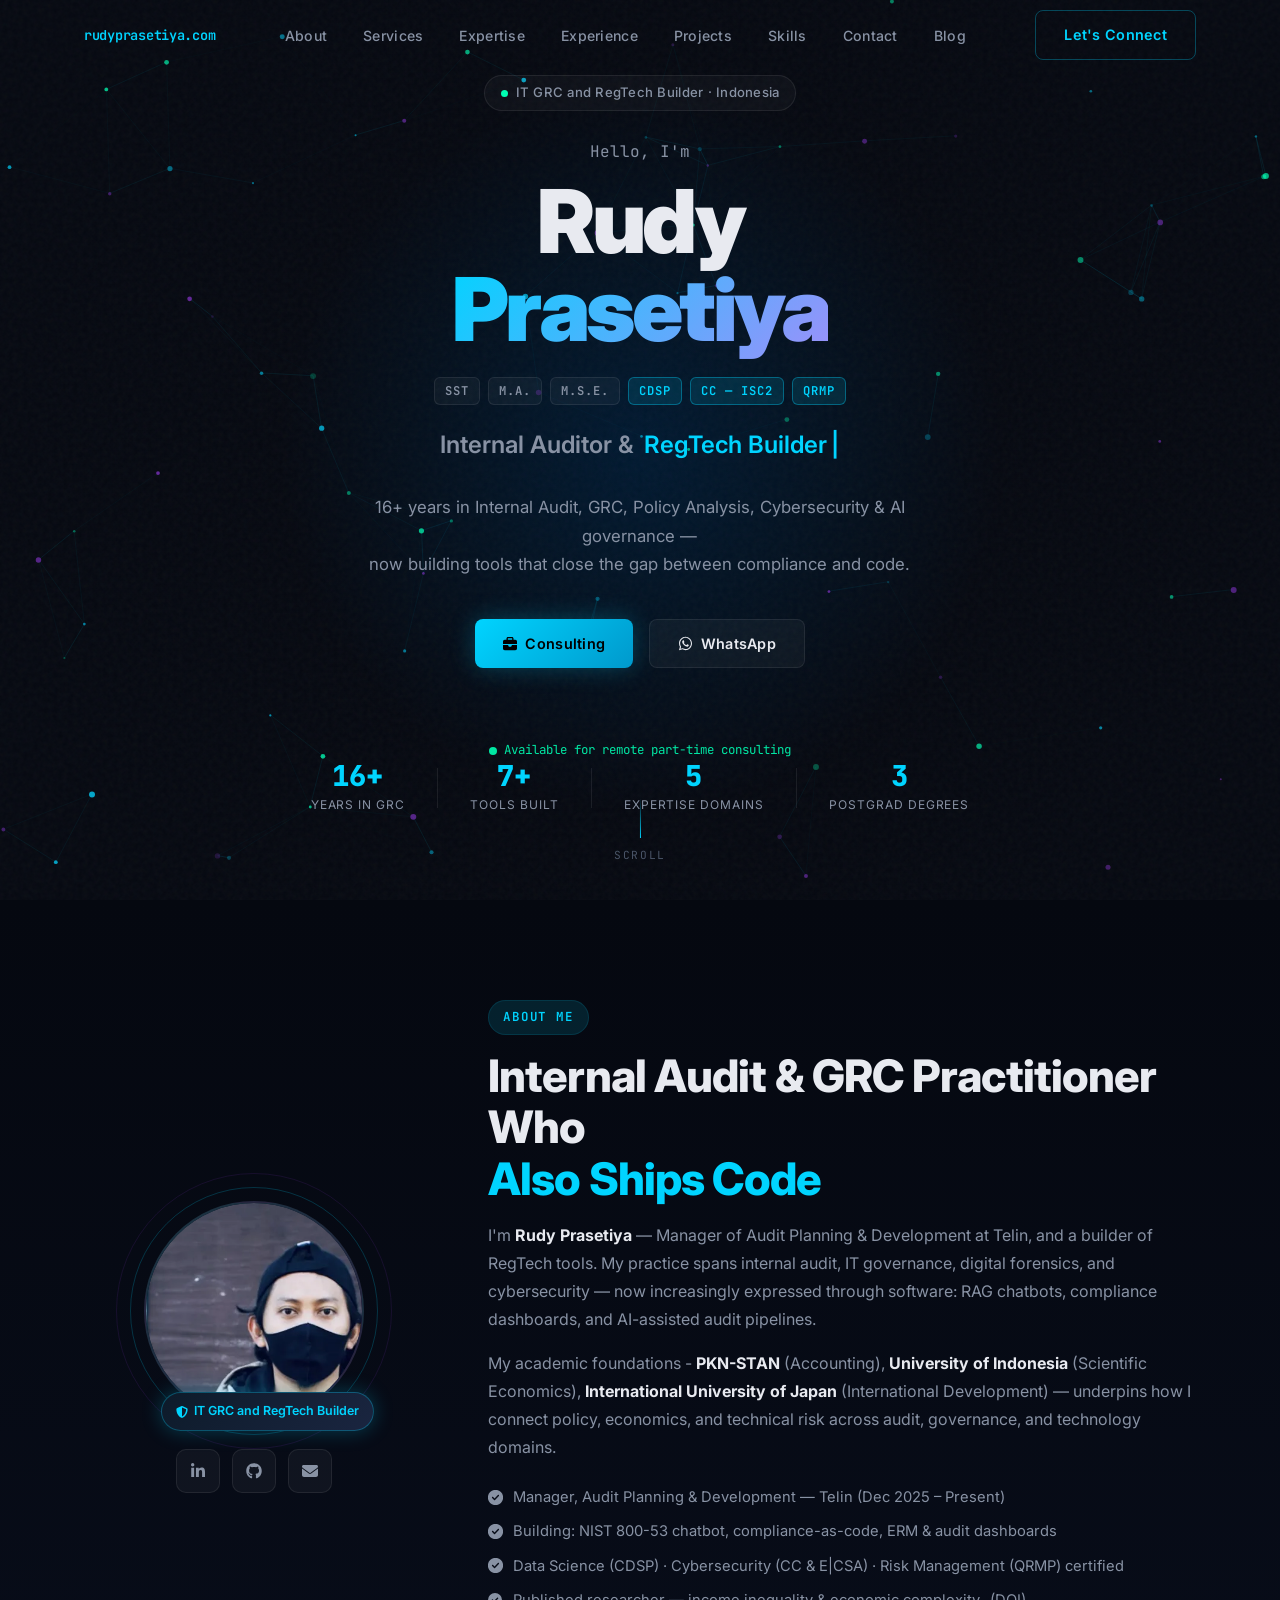
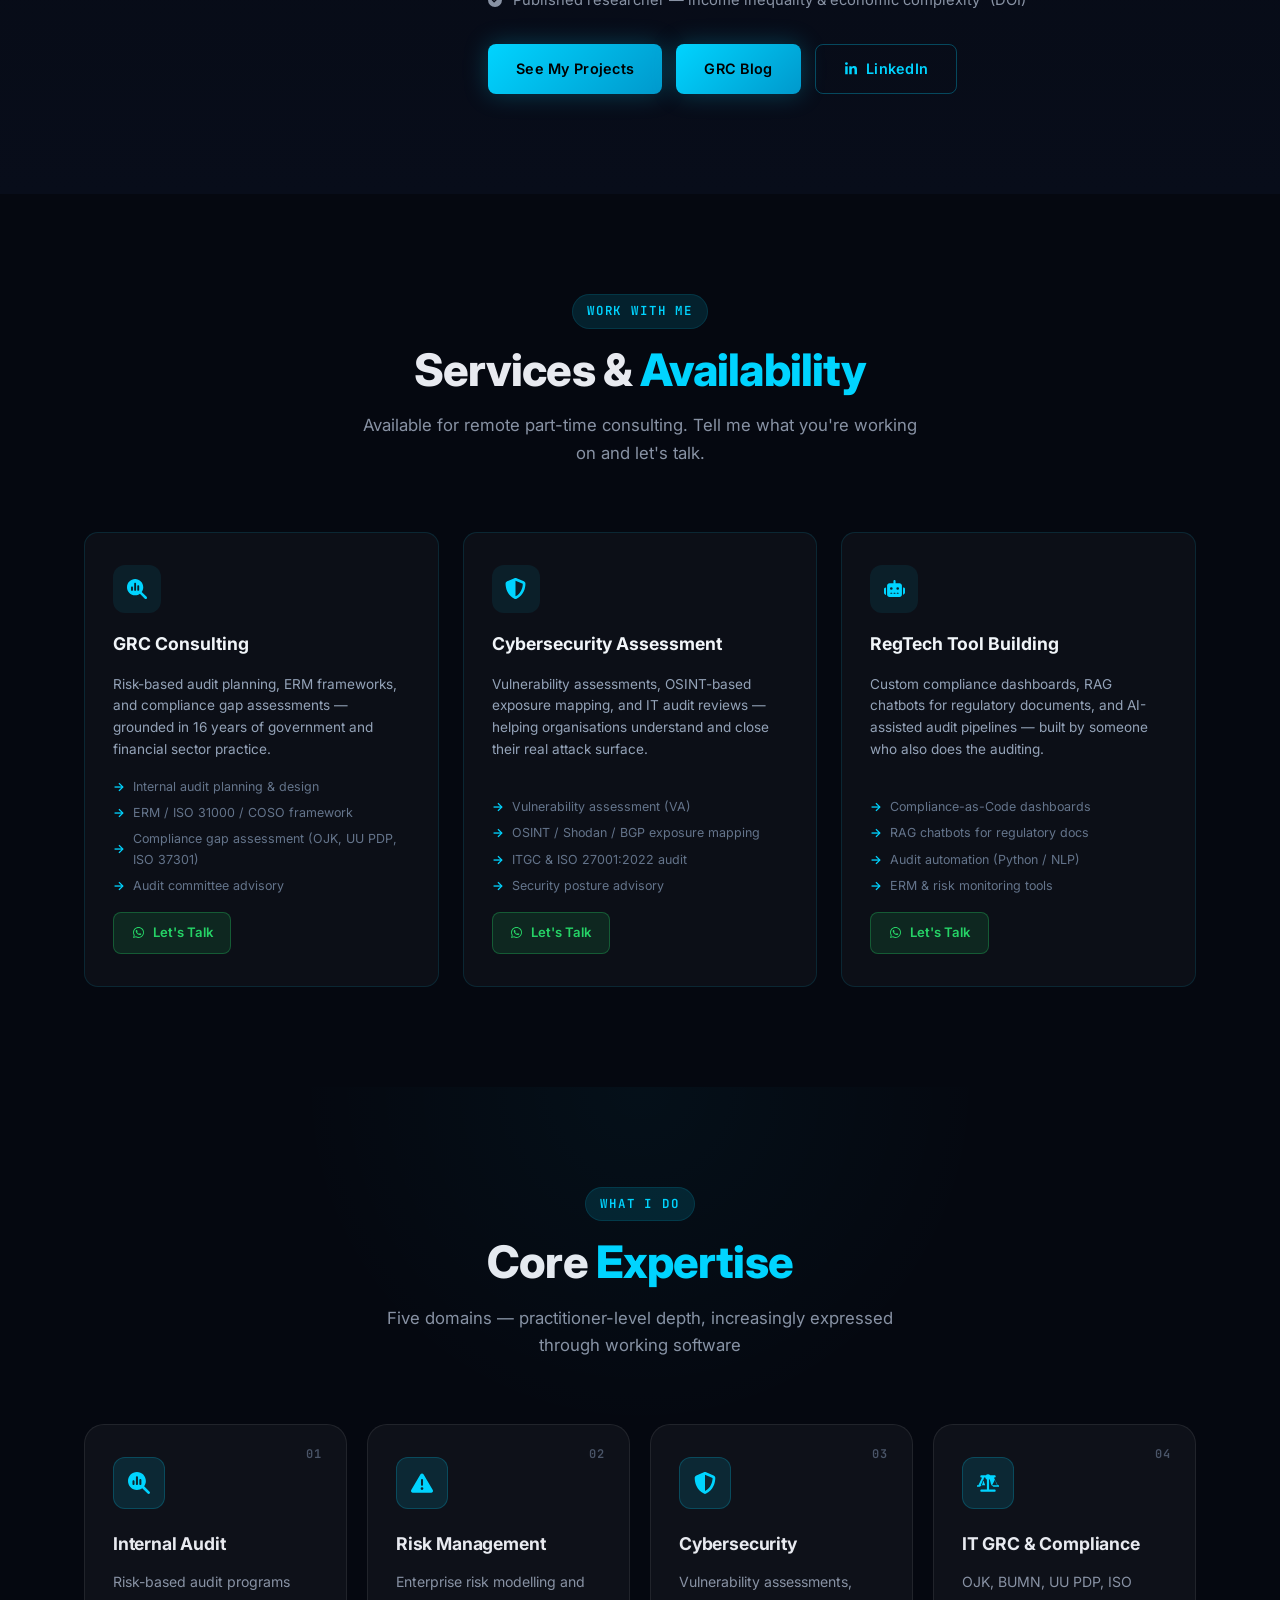
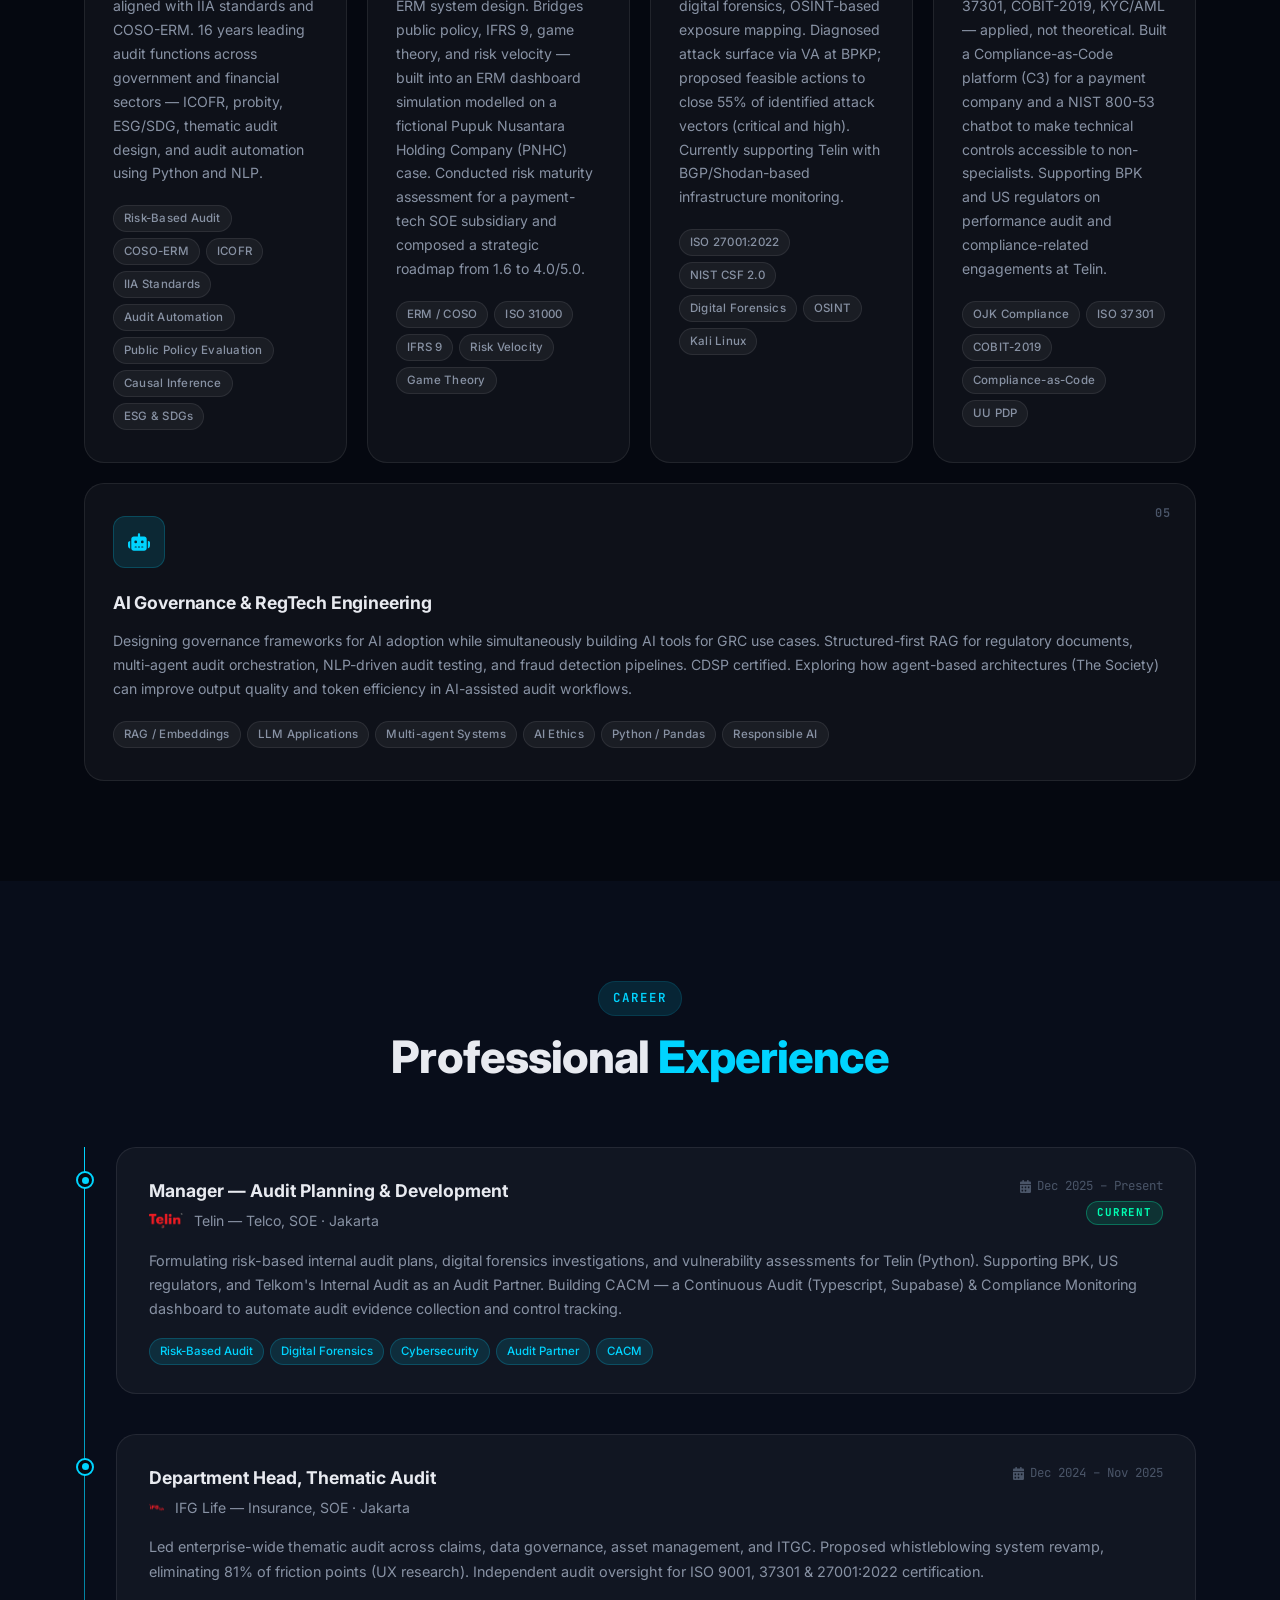
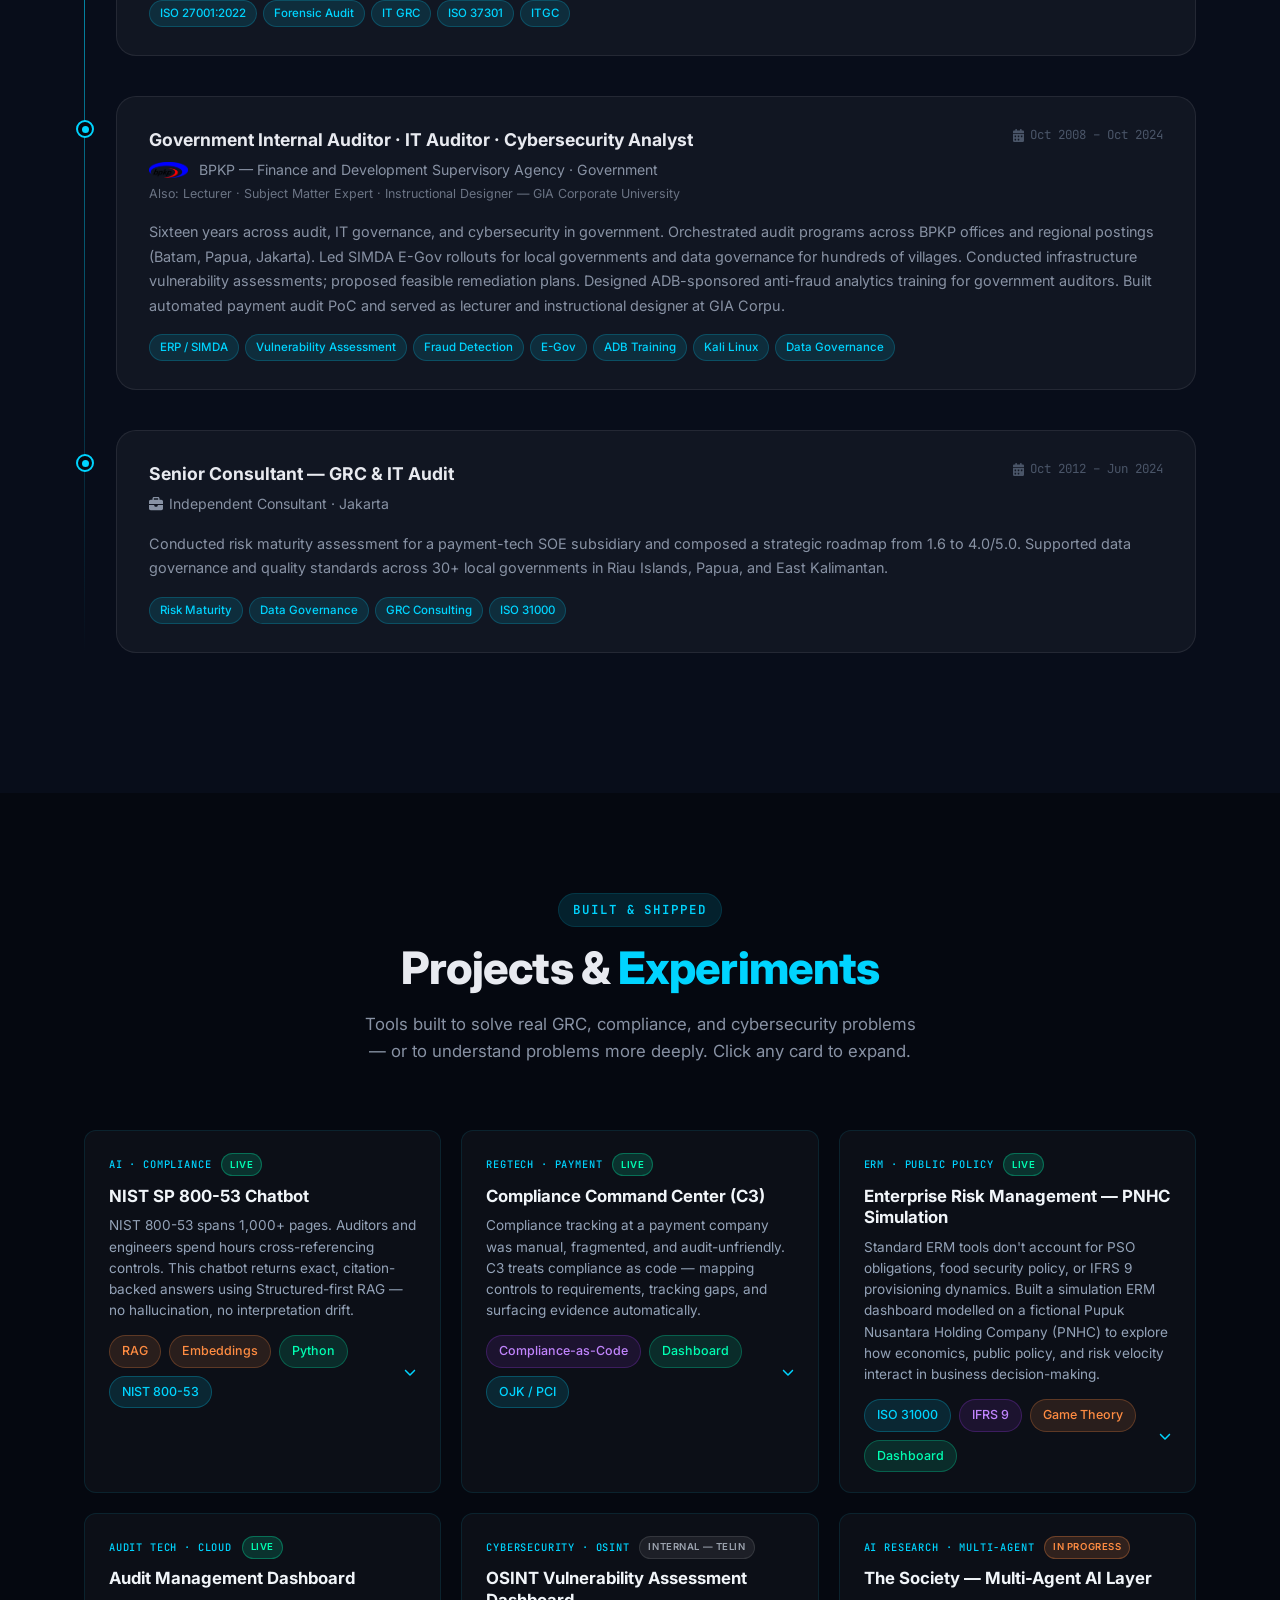
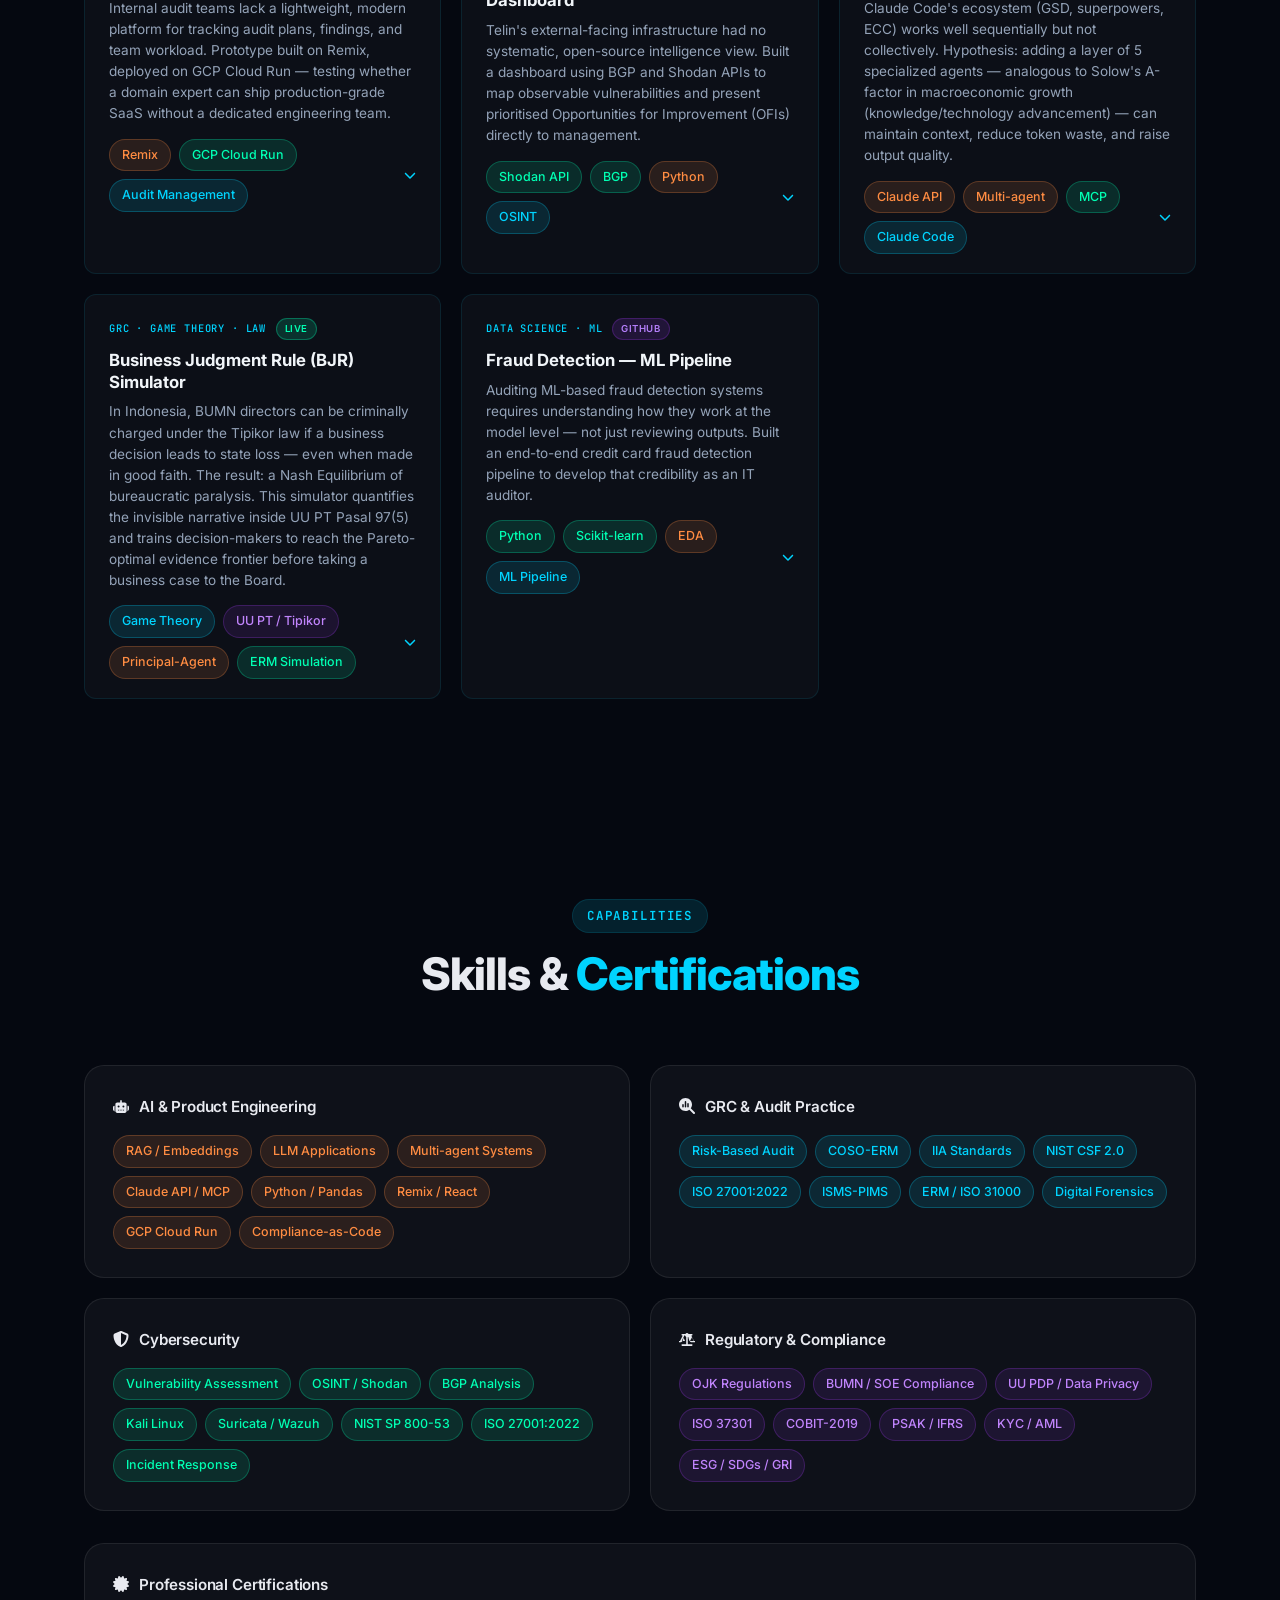
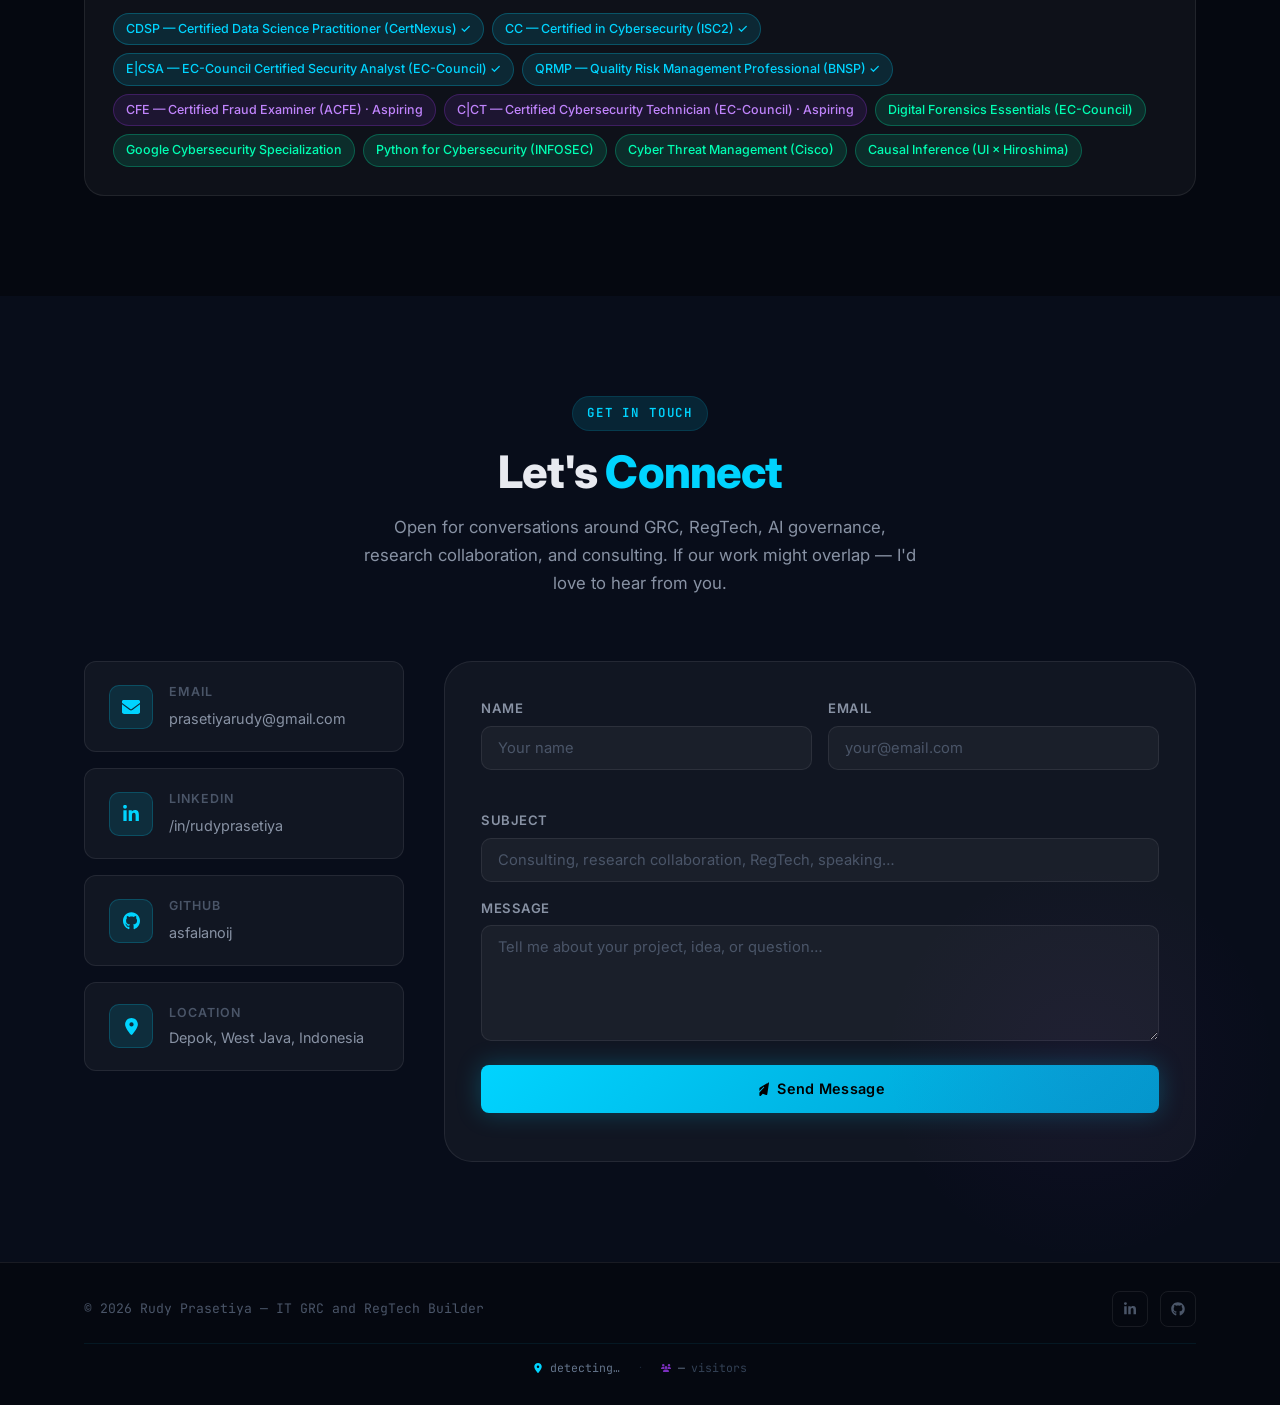
<file: index.html>
<!DOCTYPE html>
<html lang="en">

<head>
  <meta charset="UTF-8" />
  <meta name="viewport" content="width=device-width, initial-scale=1.0" />
  <title>Rudy Prasetiya | IT GRC and RegTech Builder</title>
  <meta name="description"
    content="Rudy Prasetiya — 16+ years in GRC, Policy Analysis, Cybersecurity &amp; AI governance. Building RegTech tools: RAG chatbots, compliance dashboards, ERM systems. Indonesia." />
  <meta name="keywords"
    content="GRC, RegTech, Internal Audit, Risk Management, Cybersecurity, AI Governance, RAG, Compliance, ISO 27001, NIST, BPKP, Telin, Indonesia, CDSP, CC, QRMP" />
  <meta property="og:title" content="Rudy Prasetiya | IT GRC and RegTech Builder" />
  <meta property="og:description"
    content="16+ years in GRC, Policy Analysis, Cybersecurity &amp; AI governance. Building tools that close the gap between compliance and code." />
  <meta property="og:url" content="https://rudyprasetiya.com" />
  <meta property="og:type" content="website" />
  <link rel="canonical" href="https://rudyprasetiya.com" />
  <meta name="twitter:card" content="summary" />
  <meta name="twitter:title" content="Rudy Prasetiya | IT GRC and RegTech Builder" />
  <meta name="twitter:description" content="16+ years in GRC, Cybersecurity &amp; AI governance. Building RegTech tools that close the gap between compliance and code." />
  <meta name="twitter:image" content="https://rudyprasetiya.com/assets/icons/rudy.png" />
  <script type="application/ld+json">
  {
    "@context": "https://schema.org",
    "@graph": [
      {
        "@type": "Person",
        "@id": "https://rudyprasetiya.com/#person",
        "name": "Rudy Prasetiya",
        "jobTitle": "IT GRC Consultant and RegTech Builder",
        "description": "16+ years in GRC, Internal Audit, Cybersecurity and AI governance. Building RegTech tools: RAG chatbots, compliance dashboards, ERM systems.",
        "url": "https://rudyprasetiya.com",
        "image": "https://rudyprasetiya.com/assets/icons/rudy.png",
        "sameAs": [
          "https://www.linkedin.com/in/rudyprasetiya",
          "https://github.com/asfalanoij"
        ],
        "worksFor": { "@type": "Organization", "name": "Telin" },
        "knowsAbout": ["GRC", "RegTech", "Cybersecurity", "AI Governance", "Internal Audit", "ISO 27001", "NIST"],
        "address": { "@type": "PostalAddress", "addressCountry": "ID" }
      },
      {
        "@type": "WebSite",
        "@id": "https://rudyprasetiya.com/#website",
        "url": "https://rudyprasetiya.com",
        "name": "Rudy Prasetiya — IT GRC and RegTech Builder",
        "author": { "@id": "https://rudyprasetiya.com/#person" }
      }
    ]
  }
  </script>
  <link rel="icon" type="image/png" href="assets/icons/rudy.png" />
  <link rel="apple-touch-icon" href="assets/icons/rudy.png" />
  <link rel="preconnect" href="https://fonts.googleapis.com" />
  <link rel="preconnect" href="https://fonts.gstatic.com" crossorigin />
  <link rel="preload" as="style" href="https://fonts.googleapis.com/css2?family=Inter:wght@400;600;700;800&family=JetBrains+Mono:wght@400;500&display=swap" />
  <link
    href="https://fonts.googleapis.com/css2?family=Inter:wght@400;600;700;800&family=JetBrains+Mono:wght@400;500&display=swap"
    rel="stylesheet" media="print" onload="this.media='all'" />
  <noscript><link href="https://fonts.googleapis.com/css2?family=Inter:wght@400;600;700;800&family=JetBrains+Mono:wght@400;500&display=swap" rel="stylesheet" /></noscript>
    <link rel="stylesheet" href="css/icons.css?v=3" />
    <link rel="stylesheet" href="css/style.css?v=4" />
</head>

<body>

  <!-- ── Navigation ─────────────────────────────── -->
  <nav class="nav" id="nav">
    <div class="nav__inner">
      <a href="#hero" class="nav__logo"
        style="font-family:'JetBrains Mono',monospace;font-size:0.85rem;letter-spacing:-0.02em;">
        rudyprasetiya.com
      </a>
      <ul class="nav__links">
        <li><a href="#about" class="nav__link">About</a></li>
        <li><a href="#services" class="nav__link">Services</a></li>
        <li><a href="#expertise" class="nav__link">Expertise</a></li>
        <li><a href="#experience" class="nav__link">Experience</a></li>
        <li><a href="#projects" class="nav__link">Projects</a></li>
        <li><a href="#skills" class="nav__link">Skills</a></li>
        <li><a href="#contact" class="nav__link">Contact</a></li>
        <li><a href="https://blog.rudyprasetiya.com" class="nav__link" target="_blank" rel="noopener">Blog</a></li>
      </ul>
      <a href="#contact" class="btn btn-outline nav__cta">Let's Connect</a>
      <button class="nav__burger" id="burger" aria-label="Menu">
        <span></span><span></span><span></span>
      </button>
    </div>
  </nav>

  <div class="drawer" id="drawer">
    <a href="#about" class="drawer__link">About</a>
    <a href="#services" class="drawer__link">Services</a>
    <a href="#expertise" class="drawer__link">Expertise</a>
    <a href="#experience" class="drawer__link">Experience</a>
    <a href="#projects" class="drawer__link">Projects</a>
    <a href="#skills" class="drawer__link">Skills</a>
    <a href="#contact" class="drawer__link">Contact</a>
    <a href="https://blog.rudyprasetiya.com" class="drawer__link" target="_blank" rel="noopener">Blog</a>
  </div>

  <!-- ── Hero ───────────────────────────────────── -->
  <section class="hero" id="hero">
    <canvas id="hero-canvas"></canvas>
    <div class="hero__noise"></div>
    <div class="hero__content">
      <div class="hero__pill">
        <span class="hero__pill-dot"></span>
        IT GRC and RegTech Builder &middot; Indonesia
      </div>
      <p class="hero__eyebrow">Hello, I'm</p>
      <h1 class="hero__name" aria-label="Rudy Prasetiya — IT GRC and RegTech Builder">
        Rudy<br />
        <span class="hero__name-glow">Prasetiya</span>
      </h1>
      <div class="hero__creds">
        <span>SST</span><span>M.A.</span><span>M.S.E.</span>
        <span class="cred-highlight">CDSP</span>
        <span class="cred-highlight">CC &mdash; ISC2</span>
        <span class="cred-highlight">QRMP</span>
      </div>
      <div class="hero__role">
        <span class="hero__role-static">Internal Auditor &amp;&nbsp;</span>
        <span class="hero__role-type" id="type-el"></span>
        <noscript><span class="hero__role-type">RegTech Builder</span></noscript>
        <span class="hero__cursor" aria-hidden="true">|</span>
      </div>
      <p class="hero__tagline">
        16+ years in Internal Audit, GRC, Policy Analysis, Cybersecurity &amp; AI governance —<br class="hide-mobile" />
        now building tools that close the gap between compliance and code.
      </p>
      <div class="hero__actions">
        <a href="#services" class="btn btn-primary"><span class="fa-icon fa-icon-briefcase"></span> Consulting</a>
        <a href="https://wa.me/628114828024?text=Hi%20Rudy%2C%20I%20found%20your%20portfolio%20and%20would%20like%20to%20discuss%20a%20project."
          target="_blank" rel="noopener" class="btn btn-ghost">
          <span class="fa-icon fa-icon-whatsapp"></span> WhatsApp
        </a>
      </div>
      <div class="hero__available">
        <span class="hero__available-dot"></span>
        Available for remote part-time consulting
      </div>
      <div class="hero__stats">
        <div class="hero__stat">
          <span class="hero__stat-val">16+</span>
          <span class="hero__stat-lbl">Years in GRC</span>
        </div>
        <div class="hero__stat-sep"></div>
        <div class="hero__stat">
          <span class="hero__stat-val">7+</span>
          <span class="hero__stat-lbl">Tools Built</span>
        </div>
        <div class="hero__stat-sep"></div>
        <div class="hero__stat">
          <span class="hero__stat-val">5</span>
          <span class="hero__stat-lbl">Expertise Domains</span>
        </div>
        <div class="hero__stat-sep"></div>
        <div class="hero__stat">
          <span class="hero__stat-val">3</span>
          <span class="hero__stat-lbl">Postgrad Degrees</span>
        </div>
      </div>
    </div>
    <div class="hero__scroll">
      <div class="hero__scroll-line"></div>
      <span class="hero__scroll-text">Scroll</span>
    </div>
  </section>

  <!-- ── About ──────────────────────────────────── -->
  <section class="section about" id="about">
    <div class="container">
      <div class="about__grid">
        <div class="about__visual">
          <div class="about__avatar-wrap">
            <div class="about__avatar" style="padding:0;overflow:hidden;"><img src="assets/icons/pic_owe2.webp" onerror="this.src='assets/icons/pic_owe2.jpg'"
                alt="Rudy Prasetiya"
                style="width:100%;height:100%;object-fit:cover;object-position:center top;border-radius:50%;" / loading="lazy"></div>
            <div class="about__avatar-ring"></div>
            <div class="about__avatar-ring about__avatar-ring--2"></div>
            <div class="about__badge"><span class="fa-icon fa-icon-shield-halved"></span> IT GRC and RegTech Builder</div>
          </div>
          <div class="about__socials">
            <a href="https://www.linkedin.com/in/rudyprasetiya" target="_blank" rel="noopener me" class="social-btn"
              title="LinkedIn"><span class="fa-icon fa-icon-linkedin-in"></span></a>
            <a href="https://github.com/asfalanoij" target="_blank" rel="noopener me" class="social-btn" title="GitHub"><span class="fa-icon fa-icon-github"></span></a>
            <a href="mailto:prasetiyarudy@gmail.com" class="social-btn" title="Email"><span class="fa-icon fa-icon-envelope"></span></a>
          </div>
        </div>
        <div class="about__content">
          <div class="section-label">About Me</div>
          <h2 class="section-title">
            Internal Audit &amp; GRC Practitioner Who<br />
            <span class="text-accent">Also Ships Code</span>
          </h2>
          <p class="about__text">
            I'm <strong>Rudy Prasetiya</strong> — Manager of Audit Planning &amp; Development at Telin, and a builder of
            RegTech tools. My practice spans internal audit, IT governance, digital forensics, and cybersecurity — now
            increasingly expressed through software: RAG chatbots, compliance dashboards, and AI-assisted audit
            pipelines.
          </p>
          <p class="about__text">
            My academic foundations - <strong>PKN-STAN</strong> (Accounting), <strong>University of Indonesia</strong>
            (Scientific Economics), <strong>International University of Japan</strong> (International Development) —
            underpins how I connect policy, economics, and technical risk across audit, governance, and technology
            domains.
          </p>
          <ul class="about__checks">
            <li><span class="fa-icon fa-icon-circle-check"></span> Manager, Audit Planning &amp; Development — Telin (Dec 2025 –
              Present)</li>
            <li><span class="fa-icon fa-icon-circle-check"></span> Building: NIST 800-53 chatbot, compliance-as-code, ERM &amp; audit
              dashboards</li>
            <li><span class="fa-icon fa-icon-circle-check"></span> Data Science (CDSP) &middot; Cybersecurity (CC &amp; E|CSA) &middot; Risk
              Management (QRMP) certified
            </li>
            <li><span class="fa-icon fa-icon-circle-check"></span> Published researcher — income inequality &amp; economic complexity
              <a href="https://doi.org/10.36574/jpp.v5i3.213" target="_blank" rel="noopener">(DOI)</a>
            </li>
          </ul>
          <div class="about__cta">
            <a href="#projects" class="btn btn-primary">See My Projects</a>
            <a href="https://blog.rudyprasetiya.com" target="_blank" rel="noopener" class="btn btn-primary">GRC Blog</a>
            <a href="https://www.linkedin.com/in/rudyprasetiya" target="_blank" rel="noopener" class="btn btn-outline">
              <span class="fa-icon fa-icon-linkedin-in"></span> LinkedIn
            </a>
          </div>
        </div>
      </div>
    </div>
  </section>

  <!-- ── Services ─────────────────────────────────── -->
  <section class="section" id="services">
    <div class="container">
      <div class="section-header">
        <div class="section-label">Work With Me</div>
        <h2 class="section-title">Services &amp; <span class="text-accent">Availability</span></h2>
        <p class="section-sub">Available for remote part-time consulting. Tell me what you're working on and let's talk.
        </p>
      </div>
      <div class="services-grid">

        <div class="svc-card reveal">
          <div class="svc-card__icon"><span class="fa-icon fa-icon-magnifying-glass-chart"></span></div>
          <h3 class="svc-card__title">GRC Consulting</h3>
          <p class="svc-card__desc">Risk-based audit planning, ERM frameworks, and compliance gap assessments — grounded
            in 16 years of government and financial sector practice.</p>
          <ul class="svc-card__scope">
            <li>Internal audit planning &amp; design</li>
            <li>ERM / ISO 31000 / COSO framework</li>
            <li>Compliance gap assessment (OJK, UU PDP, ISO 37301)</li>
            <li>Audit committee advisory</li>
          </ul>
          <a href="https://wa.me/628114828024?text=Hi%20Rudy%2C%20I%27m%20interested%20in%20GRC%20consulting%20services."
            target="_blank" rel="noopener" class="svc-card__cta">
            <span class="fa-icon fa-icon-whatsapp"></span> Let's Talk
          </a>
        </div>

        <div class="svc-card reveal">
          <div class="svc-card__icon"><span class="fa-icon fa-icon-shield-halved"></span></div>
          <h3 class="svc-card__title">Cybersecurity Assessment</h3>
          <p class="svc-card__desc">Vulnerability assessments, OSINT-based exposure mapping, and IT audit reviews —
            helping organisations understand and close their real attack surface.</p>
          <ul class="svc-card__scope">
            <li>Vulnerability assessment (VA)</li>
            <li>OSINT / Shodan / BGP exposure mapping</li>
            <li>ITGC &amp; ISO 27001:2022 audit</li>
            <li>Security posture advisory</li>
          </ul>
          <a href="https://wa.me/628114828024?text=Hi%20Rudy%2C%20I%27m%20interested%20in%20a%20cybersecurity%20assessment."
            target="_blank" rel="noopener" class="svc-card__cta">
            <span class="fa-icon fa-icon-whatsapp"></span> Let's Talk
          </a>
        </div>

        <div class="svc-card reveal">
          <div class="svc-card__icon"><span class="fa-icon fa-icon-robot"></span></div>
          <h3 class="svc-card__title">RegTech Tool Building</h3>
          <p class="svc-card__desc">Custom compliance dashboards, RAG chatbots for regulatory documents, and AI-assisted
            audit pipelines — built by someone who also does the auditing.</p>
          <ul class="svc-card__scope">
            <li>Compliance-as-Code dashboards</li>
            <li>RAG chatbots for regulatory docs</li>
            <li>Audit automation (Python / NLP)</li>
            <li>ERM &amp; risk monitoring tools</li>
          </ul>
          <a href="https://wa.me/628114828024?text=Hi%20Rudy%2C%20I%27m%20interested%20in%20RegTech%20tool%20development."
            target="_blank" rel="noopener" class="svc-card__cta">
            <span class="fa-icon fa-icon-whatsapp"></span> Let's Talk
          </a>
        </div>

      </div>
    </div>
  </section>

  <!-- ── Expertise ──────────────────────────────── -->
  <section class="section expertise" id="expertise">
    <div class="container">
      <div class="section-header">
        <div class="section-label">What I Do</div>
        <h2 class="section-title">Core <span class="text-accent">Expertise</span></h2>
        <p class="section-sub">Five domains — practitioner-level depth, increasingly expressed through working software
        </p>
      </div>
      <div class="expertise-grid">

        <div class="exp-card reveal">
          <div class="exp-card__glow"></div>
          <div class="exp-card__num">01</div>
          <div class="exp-card__icon"><span class="fa-icon fa-icon-magnifying-glass-chart"></span></div>
          <h3 class="exp-card__title">Internal Audit</h3>
          <p class="exp-card__desc">Risk-based audit programs aligned with IIA standards and COSO-ERM. 16 years leading
            audit functions across government and financial sectors — ICOFR, probity, ESG/SDG, thematic audit design,
            and audit automation using Python and NLP.</p>
          <ul class="exp-card__tags">
            <li>Risk-Based Audit</li>
            <li>COSO-ERM</li>
            <li>ICOFR</li>
            <li>IIA Standards</li>
            <li>Audit Automation</li>
            <li>Public Policy Evaluation</li>
            <li>Causal Inference</li>
            <li>ESG &amp; SDGs</li>
          </ul>
        </div>

        <div class="exp-card reveal">
          <div class="exp-card__glow"></div>
          <div class="exp-card__num">02</div>
          <div class="exp-card__icon"><span class="fa-icon fa-icon-triangle-exclamation"></span></div>
          <h3 class="exp-card__title">Risk Management</h3>
          <p class="exp-card__desc">Enterprise risk modelling and ERM system design. Bridges public policy, IFRS 9, game
            theory, and risk velocity — built into an ERM dashboard simulation modelled on a fictional Pupuk Nusantara Holding Company (PNHC) case.
            Conducted risk maturity assessment for a payment-tech SOE subsidiary and composed a strategic roadmap from
            1.6 to 4.0/5.0.</p>
          <ul class="exp-card__tags">
            <li>ERM / COSO</li>
            <li>ISO 31000</li>
            <li>IFRS 9</li>
            <li>Risk Velocity</li>
            <li>Game Theory</li>
          </ul>
        </div>

        <div class="exp-card reveal">
          <div class="exp-card__glow"></div>
          <div class="exp-card__num">03</div>
          <div class="exp-card__icon"><span class="fa-icon fa-icon-shield-halved"></span></div>
          <h3 class="exp-card__title">Cybersecurity</h3>
          <p class="exp-card__desc">Vulnerability assessments, digital forensics, OSINT-based exposure mapping.
            Diagnosed attack surface via VA at BPKP; proposed feasible actions to close 55% of identified attack vectors
            (critical and high). Currently supporting Telin with BGP/Shodan-based infrastructure monitoring.</p>
          <ul class="exp-card__tags">
            <li>ISO 27001:2022</li>
            <li>NIST CSF 2.0</li>
            <li>Digital Forensics</li>
            <li>OSINT</li>
            <li>Kali Linux</li>
          </ul>
        </div>

        <div class="exp-card reveal">
          <div class="exp-card__glow"></div>
          <div class="exp-card__num">04</div>
          <div class="exp-card__icon"><span class="fa-icon fa-icon-scale-balanced"></span></div>
          <h3 class="exp-card__title">IT GRC &amp; Compliance</h3>
          <p class="exp-card__desc">OJK, BUMN, UU PDP, ISO 37301, COBIT-2019, KYC/AML — applied, not theoretical. Built
            a Compliance-as-Code platform (C3) for a payment company and a NIST 800-53 chatbot to make technical
            controls accessible to non-specialists. Supporting BPK and US regulators on performance audit and
            compliance-related engagements at Telin.</p>
          <ul class="exp-card__tags">
            <li>OJK Compliance</li>
            <li>ISO 37301</li>
            <li>COBIT-2019</li>
            <li>Compliance-as-Code</li>
            <li>UU PDP</li>
          </ul>
        </div>

        <div class="exp-card exp-card--wide reveal">
          <div class="exp-card__glow"></div>
          <div class="exp-card__num">05</div>
          <div class="exp-card__icon"><span class="fa-icon fa-icon-robot"></span></div>
          <h3 class="exp-card__title">AI Governance &amp; RegTech Engineering</h3>
          <p class="exp-card__desc">Designing governance frameworks for AI adoption while simultaneously building AI
            tools for GRC use cases. Structured-first RAG for regulatory documents, multi-agent audit orchestration,
            NLP-driven audit testing, and fraud detection pipelines. CDSP certified. Exploring how agent-based
            architectures (The Society) can improve output quality and token efficiency in AI-assisted audit workflows.
          </p>
          <ul class="exp-card__tags">
            <li>RAG / Embeddings</li>
            <li>LLM Applications</li>
            <li>Multi-agent Systems</li>
            <li>AI Ethics</li>
            <li>Python / Pandas</li>
            <li>Responsible AI</li>
          </ul>
        </div>

      </div>
    </div>
  </section>

  <!-- ── Experience ─────────────────────────────── -->
  <section class="section experience" id="experience">
    <div class="container">
      <div class="section-header">
        <div class="section-label">Career</div>
        <h2 class="section-title">Professional <span class="text-accent">Experience</span></h2>
      </div>
      <div class="timeline">

        <div class="tl-item reveal">
          <div class="tl-item__dot"><span></span></div>
          <div class="tl-item__card">
            <div class="tl-item__header">
              <div class="tl-item__left">
                <h3 class="tl-item__role">Manager — Audit Planning &amp; Development</h3>
                <p class="tl-item__company">
                  <img src="assets/logos/telin.webp" onerror="this.src='assets/logos/telin.png'" alt="Telin"
                    style="height:1.1em;vertical-align:middle;margin-right:5px;border-radius:2px;"
                    onerror="this.style.display='none'" / loading="lazy">
                  Telin &mdash; Telco, SOE &middot; Jakarta
                </p>
              </div>
              <div class="tl-item__meta">
                <span><span class="fa-icon fa-icon-calendar-days"></span> Dec 2025 &ndash; Present</span>
                <span class="tl-item__current">Current</span>
              </div>
            </div>
            <p class="tl-item__desc">Formulating risk-based internal audit plans, digital forensics investigations, and
              vulnerability assessments for Telin (Python). Supporting BPK, US regulators, and Telkom's
              Internal Audit as an Audit Partner. Building CACM — a Continuous Audit (Typescript, Supabase) &amp;
              Compliance Monitoring
              dashboard to automate audit evidence collection and control tracking.</p>
            <div class="tl-item__tags">
              <span>Risk-Based Audit</span><span>Digital Forensics</span><span>Cybersecurity</span><span>Audit
                Partner</span><span>CACM</span>
            </div>
          </div>
        </div>

        <div class="tl-item reveal">
          <div class="tl-item__dot"><span></span></div>
          <div class="tl-item__card">
            <div class="tl-item__header">
              <div class="tl-item__left">
                <h3 class="tl-item__role">Department Head, Thematic Audit</h3>
                <p class="tl-item__company">
                  <img src="assets/logos/ifglife.webp" onerror="this.src='assets/logos/ifglife.png'" alt="IFG Life"
                    style="height:1.1em;vertical-align:middle;margin-right:5px;border-radius:2px;"
                    onerror="this.style.display='none'" / loading="lazy">
                  IFG Life &mdash; Insurance, SOE &middot; Jakarta
                </p>
              </div>
              <div class="tl-item__meta">
                <span><span class="fa-icon fa-icon-calendar-days"></span> Dec 2024 &ndash; Nov 2025</span>
              </div>
            </div>
            <p class="tl-item__desc">Led enterprise-wide thematic audit across claims, data governance,
              asset management, and ITGC. Proposed whistleblowing system revamp, eliminating 81% of friction points (UX
              research).
              Independent audit oversight for ISO 9001, 37301 &amp; 27001:2022 certification.</p>
            <div class="tl-item__tags">
              <span>ISO 27001:2022</span><span>Forensic Audit</span><span>IT GRC</span><span>ISO
                37301</span><span>ITGC</span>
            </div>
          </div>
        </div>

        <div class="tl-item reveal">
          <div class="tl-item__dot"><span></span></div>
          <div class="tl-item__card">
            <div class="tl-item__header">
              <div class="tl-item__left">
                <h3 class="tl-item__role">Government Internal Auditor &middot; IT Auditor &middot; Cybersecurity Analyst
                </h3>
                <p class="tl-item__company">
                  <img src="assets/logos/bpkp.webp" onerror="this.src='assets/logos/bpkp.png'" alt="BPKP"
                    style="height:1.1em;vertical-align:middle;margin-right:5px;border-radius:2px;"
                    onerror="this.style.display='none'" / loading="lazy">
                  BPKP &mdash; Finance and Development Supervisory Agency &middot; Government
                </p>
                <p class="tl-item__company" style="margin-top:0.15rem;font-size:0.78rem;opacity:0.75;">Also: Lecturer
                  &middot; Subject Matter Expert &middot; Instructional Designer &mdash; GIA Corporate University</p>
              </div>
              <div class="tl-item__meta">
                <span><span class="fa-icon fa-icon-calendar-days"></span> Oct 2008 &ndash; Oct 2024</span>
              </div>
            </div>
            <p class="tl-item__desc">Sixteen years across audit, IT governance, and cybersecurity in government.
              Orchestrated audit programs across BPKP offices and regional postings (Batam, Papua, Jakarta). Led SIMDA
              E-Gov rollouts for local governments and data governance for hundreds of villages. Conducted
              infrastructure vulnerability assessments; proposed feasible remediation plans. Designed ADB-sponsored
              anti-fraud analytics training for government auditors. Built automated payment audit PoC and served as
              lecturer and instructional designer at GIA Corpu.</p>
            <div class="tl-item__tags">
              <span>ERP / SIMDA</span><span>Vulnerability Assessment</span><span>Fraud
                Detection</span><span>E-Gov</span><span>ADB Training</span><span>Kali Linux</span><span>Data
                Governance</span>
            </div>
          </div>
        </div>

        <div class="tl-item reveal">
          <div class="tl-item__dot"><span></span></div>
          <div class="tl-item__card">
            <div class="tl-item__header">
              <div class="tl-item__left">
                <h3 class="tl-item__role">Senior Consultant &mdash; GRC &amp; IT Audit</h3>
                <p class="tl-item__company"><span class="fa-icon fa-icon-briefcase"></span> Independent Consultant &middot; Jakarta</p>
              </div>
              <div class="tl-item__meta">
                <span><span class="fa-icon fa-icon-calendar-days"></span> Oct 2012 &ndash; Jun 2024</span>
              </div>
            </div>
            <p class="tl-item__desc">Conducted risk maturity assessment for a payment-tech SOE subsidiary and composed a
              strategic roadmap from 1.6 to 4.0/5.0. Supported data governance and quality standards across 30+ local
              governments in Riau Islands, Papua, and East Kalimantan.</p>
            <div class="tl-item__tags">
              <span>Risk Maturity</span><span>Data Governance</span><span>GRC Consulting</span><span>ISO 31000</span>
            </div>
          </div>
        </div>

      </div>
    </div>
  </section>

  <!-- ── Projects ───────────────────────────────── -->
  <section class="section" id="projects">
    <div class="container">
      <div class="section-header">
        <div class="section-label">Built &amp; Shipped</div>
        <h2 class="section-title">Projects &amp; <span class="text-accent">Experiments</span></h2>
        <p class="section-sub">Tools built to solve real GRC, compliance, and cybersecurity problems — or to understand
          problems more deeply. Click any card to expand.</p>
      </div>
      <div class="proj-grid">

        <!-- 1. NIST 800-53 Chatbot -->
        <div class="proj-card reveal" data-expanded="false">
          <div class="proj-card__header">
            <div class="proj-card__meta">
              <span class="proj-card__domain">AI &middot; Compliance</span>
              <span class="proj-badge proj-badge--live">Live</span>
            </div>
            <h3 class="proj-card__title">NIST SP 800-53 Chatbot</h3>
            <p class="proj-card__why">NIST 800-53 spans 1,000+ pages. Auditors and engineers spend hours
              cross-referencing controls. This chatbot returns exact, citation-backed answers using Structured-first RAG
              — no hallucination, no interpretation drift.</p>
            <div class="proj-card__toggle-row">
              <div class="skill-tags" style="margin:0;">
                <span class="stag stag-orange">RAG</span>
                <span class="stag stag-orange">Embeddings</span>
                <span class="stag stag-teal">Python</span>
                <span class="stag stag-blue">NIST 800-53</span>
              </div>
              <span class="fa-icon fa-icon-chevron-down proj-toggle-icon"></span>
            </div>
          </div>
          <div class="proj-card__body">
            <p class="proj-card__detail">Built on a Structured-first RAG architecture: controls are chunked by family,
              indexed with embeddings, and retrieved with semantic + structural matching before synthesis. The result is
              precise, control-family-aware answers that don't confabulate. Designed to close the technicalites gap —
              helping practitioners query technical security requirements in plain language.</p>
            <div class="proj-card__links">
              <a href="https://80053.rudyprasetiya.com" target="_blank" rel="noopener" class="btn btn-outline btn-sm"><span class="fa-icon fa-icon-external-link-alt"></span> Live Demo</a>
            </div>
          </div>
        </div>

        <!-- 2. Compliance Command Center -->
        <div class="proj-card reveal" data-expanded="false">
          <div class="proj-card__header">
            <div class="proj-card__meta">
              <span class="proj-card__domain">RegTech &middot; Payment</span>
              <span class="proj-badge proj-badge--live">Live</span>
            </div>
            <h3 class="proj-card__title">Compliance Command Center (C3)</h3>
            <p class="proj-card__why">Compliance tracking at a payment company was manual, fragmented, and
              audit-unfriendly. C3 treats compliance as code — mapping controls to requirements, tracking gaps, and
              surfacing evidence automatically.</p>
            <div class="proj-card__toggle-row">
              <div class="skill-tags" style="margin:0;">
                <span class="stag stag-purple">Compliance-as-Code</span>
                <span class="stag stag-teal">Dashboard</span>
                <span class="stag stag-blue">OJK / PCI</span>
              </div>
              <span class="fa-icon fa-icon-chevron-down proj-toggle-icon"></span>
            </div>
          </div>
          <div class="proj-card__body">
            <p class="proj-card__detail">Designed for a payment-industry client (Company X). Controls are defined
              declaratively, linked to regulatory obligations, and tracked through a unified dashboard. Audit evidence
              is mapped automatically, reducing manual prep time before assessments. Compliance-as-Code means the
              compliance posture is version-controlled and auditable.</p>
            <div class="proj-card__links">
              <a href="https://c3.rudyprasetiya.com/" target="_blank" rel="noopener" class="btn btn-outline btn-sm"><span class="fa-icon fa-icon-external-link-alt"></span> Live Demo</a>
            </div>
          </div>
        </div>

        <!-- 3. ERM Dashboard -->
        <div class="proj-card reveal" data-expanded="false">
          <div class="proj-card__header">
            <div class="proj-card__meta">
              <span class="proj-card__domain">ERM &middot; Public Policy</span>
              <span class="proj-badge proj-badge--live">Live</span>
            </div>
            <h3 class="proj-card__title">Enterprise Risk Management — PNHC Simulation</h3>
            <p class="proj-card__why">Standard ERM tools don't account for PSO obligations, food security policy, or
              IFRS 9 provisioning dynamics. Built a simulation ERM dashboard modelled on a fictional Pupuk Nusantara Holding Company (PNHC)
              to explore how economics, public policy, and risk velocity interact in business decision-making.</p>
            <div class="proj-card__toggle-row">
              <div class="skill-tags" style="margin:0;">
                <span class="stag stag-blue">ISO 31000</span>
                <span class="stag stag-purple">IFRS 9</span>
                <span class="stag stag-orange">Game Theory</span>
                <span class="stag stag-teal">Dashboard</span>
              </div>
              <span class="fa-icon fa-icon-chevron-down proj-toggle-icon"></span>
            </div>
          </div>
          <div class="proj-card__body">
            <p class="proj-card__detail">This is a simulation case using a fictional entity — Pupuk Nusantara Holding Company (PNHC) — designed to explore how a fertiliser holding company under Public Service Obligation (PSO) would approach ERM. Risk cannot be assessed purely by commercial logic in such contexts. The dashboard bridges econometrics, food security policy, IFRS 9, and ERM risk velocity concepts. Game-theoretic framing models strategic risk interactions between subsidiaries and regulators.</p>
            <div class="proj-card__links">
              <a href="https://erm.rudyprasetiya.com/" target="_blank" rel="noopener" class="btn btn-outline btn-sm"><span class="fa-icon fa-icon-external-link-alt"></span> Live Demo</a>
              <a href="assets/rcm/pnhc_rcm_simulation.pdf" download="PNHC_RiskControlMatrix_Simulation.pdf" class="btn btn-outline btn-sm">↓ RCM (PDF)</a>
            </div>
          </div>
        </div>

        <!-- 4. Audit Management Dashboard -->
        <div class="proj-card reveal" data-expanded="false">
          <div class="proj-card__header">
            <div class="proj-card__meta">
              <span class="proj-card__domain">Audit Tech &middot; Cloud</span>
              <span class="proj-badge proj-badge--live">Live</span>
            </div>
            <h3 class="proj-card__title">Audit Management Dashboard</h3>
            <p class="proj-card__why">Internal audit teams lack a lightweight, modern platform for tracking audit plans,
              findings, and team workload. Prototype built on Remix, deployed on GCP Cloud Run — testing whether a
              domain expert can ship production-grade SaaS without a dedicated engineering team.</p>
            <div class="proj-card__toggle-row">
              <div class="skill-tags" style="margin:0;">
                <span class="stag stag-orange">Remix</span>
                <span class="stag stag-teal">GCP Cloud Run</span>
                <span class="stag stag-blue">Audit Management</span>
              </div>
              <span class="fa-icon fa-icon-chevron-down proj-toggle-icon"></span>
            </div>
          </div>
          <div class="proj-card__body">
            <p class="proj-card__detail">Full-stack application built with Remix (React framework) and deployed to
              Google Cloud Run. Covers audit plan tracking, finding management, and team workload views. Motivated by
              the observation that most GRC tools are either too expensive, too generic, or too legacy. This is an
              ongoing exploration of domain-expert-built SaaS in the RegTech space.</p>
            <div class="proj-card__links">
              <a href="https://remix-audit-management-system-843498124367.us-west1.run.app" target="_blank"
                rel="noopener" class="btn btn-outline btn-sm"><span class="fa-icon fa-icon-external-link-alt"></span> Live App</a>
            </div>
          </div>
        </div>

        <!-- 5. OSINT-VA Dashboard -->
        <div class="proj-card reveal" data-expanded="false">
          <div class="proj-card__header">
            <div class="proj-card__meta">
              <span class="proj-card__domain">Cybersecurity &middot; OSINT</span>
              <span class="proj-badge proj-badge--internal">Internal — Telin</span>
            </div>
            <h3 class="proj-card__title">OSINT Vulnerability Assessment Dashboard</h3>
            <p class="proj-card__why">Telin's external-facing infrastructure had no systematic, open-source intelligence
              view. Built a dashboard using BGP and Shodan APIs to map observable vulnerabilities and present
              prioritised Opportunities for Improvement (OFIs) directly to management.</p>
            <div class="proj-card__toggle-row">
              <div class="skill-tags" style="margin:0;">
                <span class="stag stag-teal">Shodan API</span>
                <span class="stag stag-teal">BGP</span>
                <span class="stag stag-orange">Python</span>
                <span class="stag stag-blue">OSINT</span>
              </div>
              <span class="fa-icon fa-icon-chevron-down proj-toggle-icon"></span>
            </div>
          </div>
          <div class="proj-card__body">
            <p class="proj-card__detail">Queries BGP routing data and Shodan's internet-wide scan APIs to identify
              exposed services, misconfigured assets, and known CVEs across Telin's IP ranges. Results are aggregated
              into a management-friendly dashboard with severity scoring and remediation recommendations. Designed to
              make external threat intelligence part of the regular audit cycle, not a one-off exercise.</p>
          </div>
        </div>

        <!-- 6. The Society -->
        <div class="proj-card reveal" data-expanded="false">
          <div class="proj-card__header">
            <div class="proj-card__meta">
              <span class="proj-card__domain">AI Research &middot; Multi-agent</span>
              <span class="proj-badge proj-badge--wip">In Progress</span>
            </div>
            <h3 class="proj-card__title">The Society — Multi-Agent AI Layer</h3>
            <p class="proj-card__why">Claude Code's ecosystem (GSD, superpowers, ECC) works well sequentially but not
              collectively. Hypothesis: adding a layer of 5 specialized agents — analogous to Solow's A-factor in
              macroeconomic growth (knowledge/technology advancement) — can maintain context, reduce token waste, and
              raise output quality.</p>
            <div class="proj-card__toggle-row">
              <div class="skill-tags" style="margin:0;">
                <span class="stag stag-orange">Claude API</span>
                <span class="stag stag-orange">Multi-agent</span>
                <span class="stag stag-teal">MCP</span>
                <span class="stag stag-blue">Claude Code</span>
              </div>
              <span class="fa-icon fa-icon-chevron-down proj-toggle-icon"></span>
            </div>
          </div>
          <div class="proj-card__body">
            <p class="proj-card__detail">Researching how to add a coordination layer to Claude Code that includes 5
              specialized skill agents. Each agent handles a distinct knowledge domain (GRC, security, code review,
              research, synthesis). The analogy to macroeconomic growth theory: just as a country's GDP grows when
              technology/knowledge (A) improves — independently of capital and labour — an AI workflow improves when
              specialized knowledge compounds. Built on top of Everything-Claude-Code (ECC), GSD, and Superpowers
              plugins.</p>
            <div class="proj-card__links">
              <a href="https://github.com/asfalanoij/the-society" target="_blank" rel="noopener"
                class="btn btn-outline btn-sm"><span class="fa-icon fa-icon-github"></span> GitHub</a>
            </div>
          </div>
        </div>

        <!-- 8. BJR Simulator -->
        <div class="proj-card reveal" data-expanded="false">
          <div class="proj-card__header">
            <div class="proj-card__meta">
              <span class="proj-card__domain">GRC &middot; Game Theory &middot; Law</span>
              <span class="proj-badge proj-badge--live">Live</span>
            </div>
            <h3 class="proj-card__title">Business Judgment Rule (BJR) Simulator</h3>
            <p class="proj-card__why">In Indonesia, BUMN directors can be criminally charged under the Tipikor law if a
              business decision leads to state loss — even when made in good faith. The result: a Nash Equilibrium of
              bureaucratic paralysis. This simulator quantifies the invisible narrative inside UU PT Pasal 97(5) and
              trains decision-makers to reach the Pareto-optimal evidence frontier before taking a business case to the
              Board.</p>
            <div class="proj-card__toggle-row">
              <div class="skill-tags" style="margin:0;">
                <span class="stag stag-blue">Game Theory</span>
                <span class="stag stag-purple">UU PT / Tipikor</span>
                <span class="stag stag-orange">Principal-Agent</span>
                <span class="stag stag-teal">ERM Simulation</span>
              </div>
              <span class="fa-icon fa-icon-chevron-down proj-toggle-icon"></span>
            </div>
          </div>
          <div class="proj-card__body">
            <p class="proj-card__detail">The BJR Simulator (SubseanivityERM) models the Director's utility function as
              <em>U = α(Profit) − β(LegalRisk) − γ(CostOfEvidence)</em>. Unlike the private sector where β is civil,
              BUMN directors face β → ∞ under criminal interpretation of "Kerugian Negara." The simulator
              operationalises BJR immunity (Pasal 97(5) UU No. 40/2007) across 9 evidence clusters — Good Faith, Due
              Care, Informed Decision, Financial Analysis, Technical Diligence, Legal Compliance, Risk Register, Board
              Documentation, Stage-Gate — and scores each cluster against a weighted threshold. The target zone (Shield
              ≥ 75 / Outcome ≥ 60) defines the Pareto-efficient frontier: enough documented evidence to cap β ≈ 0,
              without over-spending governance budget on gold-plated proof where cost-efficient alternatives suffice.
              Built from Jensen &amp; Meckling's agency cost theory and Nash's equilibrium framework, applied to the
              iterated game of Indonesian SOE governance.
            </p>
            <div class="proj-card__links">
              <a href="https://bjr.rudyprasetiya.com/" target="_blank" rel="noopener" class="btn btn-outline btn-sm"><span class="fa-icon fa-icon-external-link-alt"></span> Live Demo</a>
            </div>
          </div>
        </div>

        <!-- 7. Fraud Detection -->
        <div class="proj-card reveal" data-expanded="false">
          <div class="proj-card__header">
            <div class="proj-card__meta">
              <span class="proj-card__domain">Data Science &middot; ML</span>
              <span class="proj-badge proj-badge--gh">GitHub</span>
            </div>
            <h3 class="proj-card__title">Fraud Detection — ML Pipeline</h3>
            <p class="proj-card__why">Auditing ML-based fraud detection systems requires understanding how they work at
              the model level — not just reviewing outputs. Built an end-to-end credit card fraud detection pipeline to
              develop that credibility as an IT auditor.</p>
            <div class="proj-card__toggle-row">
              <div class="skill-tags" style="margin:0;">
                <span class="stag stag-teal">Python</span>
                <span class="stag stag-teal">Scikit-learn</span>
                <span class="stag stag-orange">EDA</span>
                <span class="stag stag-blue">ML Pipeline</span>
              </div>
              <span class="fa-icon fa-icon-chevron-down proj-toggle-icon"></span>
            </div>
          </div>
          <div class="proj-card__body">
            <p class="proj-card__detail">Full pipeline: IDE setup (VSCode, GitHub, Kaggle, Conda), EDA &amp;
              preprocessing, train/test split, model training and prediction. Built as part of the Pacmann.io learning
              path (2024) — highly recommended for its slow-paced, hands-on curriculum. Adapted from work by @amalinadhi
              and @davidsirait, revised and elaborated for analytical and learning purposes. The core insight for an
              auditor: raw data from Backend/Data Engineers requires significant preprocessing before a model can be
              built — and understanding that gap is essential for credible ML system audits.</p>
            <div class="proj-card__links">
              <a href="https://github.com/asfalanoij/fraud_detection" target="_blank" rel="noopener"
                class="btn btn-outline btn-sm"><span class="fa-icon fa-icon-github"></span> GitHub</a>
            </div>
          </div>
        </div>

      </div>
    </div>
  </section>

  <!-- ── Skills & Certifications ────────────────── -->
  <section class="section skills" id="skills">
    <div class="container">
      <div class="section-header">
        <div class="section-label">Capabilities</div>
        <h2 class="section-title">Skills &amp; <span class="text-accent">Certifications</span></h2>
      </div>

      <div class="skills-grid">

        <div class="skill-cat reveal">
          <div class="skill-cat__header"><span class="fa-icon fa-icon-robot"></span>
            <h3>AI &amp; Product Engineering</h3>
          </div>
          <div class="skill-tags">
            <span class="stag stag-orange">RAG / Embeddings</span>
            <span class="stag stag-orange">LLM Applications</span>
            <span class="stag stag-orange">Multi-agent Systems</span>
            <span class="stag stag-orange">Claude API / MCP</span>
            <span class="stag stag-orange">Python / Pandas</span>
            <span class="stag stag-orange">Remix / React</span>
            <span class="stag stag-orange">GCP Cloud Run</span>
            <span class="stag stag-orange">Compliance-as-Code</span>
          </div>
        </div>

        <div class="skill-cat reveal">
          <div class="skill-cat__header"><span class="fa-icon fa-icon-magnifying-glass-chart"></span>
            <h3>GRC &amp; Audit Practice</h3>
          </div>
          <div class="skill-tags">
            <span class="stag stag-blue">Risk-Based Audit</span>
            <span class="stag stag-blue">COSO-ERM</span>
            <span class="stag stag-blue">IIA Standards</span>
            <span class="stag stag-blue">NIST CSF 2.0</span>
            <span class="stag stag-blue">ISO 27001:2022</span>
            <span class="stag stag-blue">ISMS-PIMS</span>
            <span class="stag stag-blue">ERM / ISO 31000</span>
            <span class="stag stag-blue">Digital Forensics</span>
          </div>
        </div>

        <div class="skill-cat reveal">
          <div class="skill-cat__header"><span class="fa-icon fa-icon-shield-halved"></span>
            <h3>Cybersecurity</h3>
          </div>
          <div class="skill-tags">
            <span class="stag stag-teal">Vulnerability Assessment</span>
            <span class="stag stag-teal">OSINT / Shodan</span>
            <span class="stag stag-teal">BGP Analysis</span>
            <span class="stag stag-teal">Kali Linux</span>
            <span class="stag stag-teal">Suricata / Wazuh</span>
            <span class="stag stag-teal">NIST SP 800-53</span>
            <span class="stag stag-teal">ISO 27001:2022</span>
            <span class="stag stag-teal">Incident Response</span>
          </div>
        </div>

        <div class="skill-cat reveal">
          <div class="skill-cat__header"><span class="fa-icon fa-icon-scale-balanced"></span>
            <h3>Regulatory &amp; Compliance</h3>
          </div>
          <div class="skill-tags">
            <span class="stag stag-purple">OJK Regulations</span>
            <span class="stag stag-purple">BUMN / SOE Compliance</span>
            <span class="stag stag-purple">UU PDP / Data Privacy</span>
            <span class="stag stag-purple">ISO 37301</span>
            <span class="stag stag-purple">COBIT-2019</span>
            <span class="stag stag-purple">PSAK / IFRS</span>
            <span class="stag stag-purple">KYC / AML</span>
            <span class="stag stag-purple">ESG / SDGs / GRI</span>
          </div>
        </div>

      </div>

      <div class="skills-grid" style="margin-top:2rem;">
        <div class="skill-cat reveal" style="grid-column:1/-1;">
          <div class="skill-cat__header"><span class="fa-icon fa-icon-certificate"></span>
            <h3>Professional Certifications</h3>
          </div>
          <div class="skill-tags">
            <span class="stag stag-blue">CDSP &mdash; Certified Data Science Practitioner (CertNexus) ✓</span>
            <span class="stag stag-blue">CC &mdash; Certified in Cybersecurity (ISC2) ✓</span>
            <span class="stag stag-blue">E|CSA &mdash; EC-Council Certified Security Analyst (EC-Council) ✓</span>
            <span class="stag stag-blue">QRMP &mdash; Quality Risk Management Professional (BNSP) ✓</span>
            <span class="stag stag-purple">CFE &mdash; Certified Fraud Examiner (ACFE) &middot; Aspiring</span>
            <span class="stag stag-purple">C|CT &mdash; Certified Cybersecurity Technician (EC-Council) &middot;
              Aspiring</span>
            <span class="stag stag-teal">Digital Forensics Essentials (EC-Council)</span>
            <span class="stag stag-teal">Google Cybersecurity Specialization</span>
            <span class="stag stag-teal">Python for Cybersecurity (INFOSEC)</span>
            <span class="stag stag-teal">Cyber Threat Management (Cisco)</span>
            <span class="stag stag-teal">Causal Inference (UI &times; Hiroshima)</span>
          </div>
        </div>
      </div>

    </div>
  </section>

  <!-- ── Contact ────────────────────────────────── -->
  <section class="section contact" id="contact">
    <div class="container">
      <div class="section-header">
        <div class="section-label">Get In Touch</div>
        <h2 class="section-title">Let's <span class="text-accent">Connect</span></h2>
        <p class="section-sub">Open for conversations around GRC, RegTech, AI governance, research collaboration, and
          consulting. If our work might overlap — I'd love to hear from you.</p>
      </div>
      <div class="contact-grid">
        <div class="contact-info">
          <div class="contact-card reveal">
            <div class="contact-card__icon"><span class="fa-icon fa-icon-envelope"></span></div>
            <div>
              <h4>Email</h4>
              <a href="mailto:prasetiyarudy@gmail.com">prasetiyarudy@gmail.com</a>
            </div>
          </div>
          <div class="contact-card reveal">
            <div class="contact-card__icon"><span class="fa-icon fa-icon-linkedin-in"></span></div>
            <div>
              <h4>LinkedIn</h4>
              <a href="https://www.linkedin.com/in/rudyprasetiya" target="_blank" rel="noopener">/in/rudyprasetiya</a>
            </div>
          </div>
          <div class="contact-card reveal">
            <div class="contact-card__icon"><span class="fa-icon fa-icon-github"></span></div>
            <div>
              <h4>GitHub</h4>
              <a href="https://github.com/asfalanoij" target="_blank" rel="noopener">asfalanoij</a>
            </div>
          </div>
          <div class="contact-card reveal">
            <div class="contact-card__icon"><span class="fa-icon fa-icon-location-dot"></span></div>
            <div>
              <h4>Location</h4>
              <p>Depok, West Java, Indonesia</p>
            </div>
          </div>
        </div>
        <form class="contact-form reveal" id="contact-form" novalidate>
          <div class="form-row">
            <div class="form-group">
              <label for="name">Name</label>
              <input type="text" id="name" name="name" placeholder="Your name" required />
            </div>
            <div class="form-group">
              <label for="email">Email</label>
              <input type="email" id="email" name="email" placeholder="your@email.com" required />
            </div>
          </div>
          <div class="form-group">
            <label for="subject">Subject</label>
            <input type="text" id="subject" name="subject"
              placeholder="Consulting, research collaboration, RegTech, speaking…" />
          </div>
          <div class="form-group">
            <label for="message">Message</label>
            <textarea id="message" name="message" rows="5" placeholder="Tell me about your project, idea, or question…"
              required></textarea>
          </div>
          <button type="submit" class="btn btn-primary btn-full">
            <span class="fa-icon fa-icon-paper-plane"></span> Send Message
          </button>
          <p class="form-note" id="form-note"></p>
        </form>
      </div>
    </div>
  </section>

  <!-- ── Footer ─────────────────────────────────── -->
  <footer class="footer">
    <div class="container">
      <div class="footer__inner">
        <p class="footer__copy">&copy; <span id="year"></span> Rudy Prasetiya &mdash; IT GRC and RegTech Builder</p>
        <div class="footer__social">
          <a href="https://www.linkedin.com/in/rudyprasetiya" target="_blank" rel="noopener"><span class="fa-icon fa-icon-linkedin-in"></span></a>
          <a href="https://github.com/asfalanoij" target="_blank" rel="noopener"><span class="fa-icon fa-icon-github"></span></a>
        </div>
      </div>
      <div class="footer__meta">
        <span class="footer__meta-item">
          <span class="fa-icon fa-icon-location-dot footer__meta-icon footer__meta-icon--blue"></span>
          <span id="visitor-country" class="footer__meta-val">detecting…</span>
        </span>
        <span class="footer__meta-sep">·</span>
        <span class="footer__meta-item">
          <span class="fa-icon fa-icon-users footer__meta-icon footer__meta-icon--purple"></span>
          <span id="visitor-count" class="footer__meta-val">—</span>
          <span class="footer__meta-label">visitors</span>
        </span>
      </div>
    </div>
  </footer>

  <!-- ── Sticky Hire Me ───────────────────────── -->
  <a id="sticky-hire" class="sticky-hire"
    href="https://wa.me/628114828024?text=Hi%20Rudy%2C%20I%20found%20your%20portfolio%20and%20would%20like%20to%20discuss%20a%20project."
    target="_blank" rel="noopener">
    <span class="fa-icon fa-icon-whatsapp"></span> Consulting
  </a>

  <script src="js/main.js"></script>
</body>

</html>
</file>
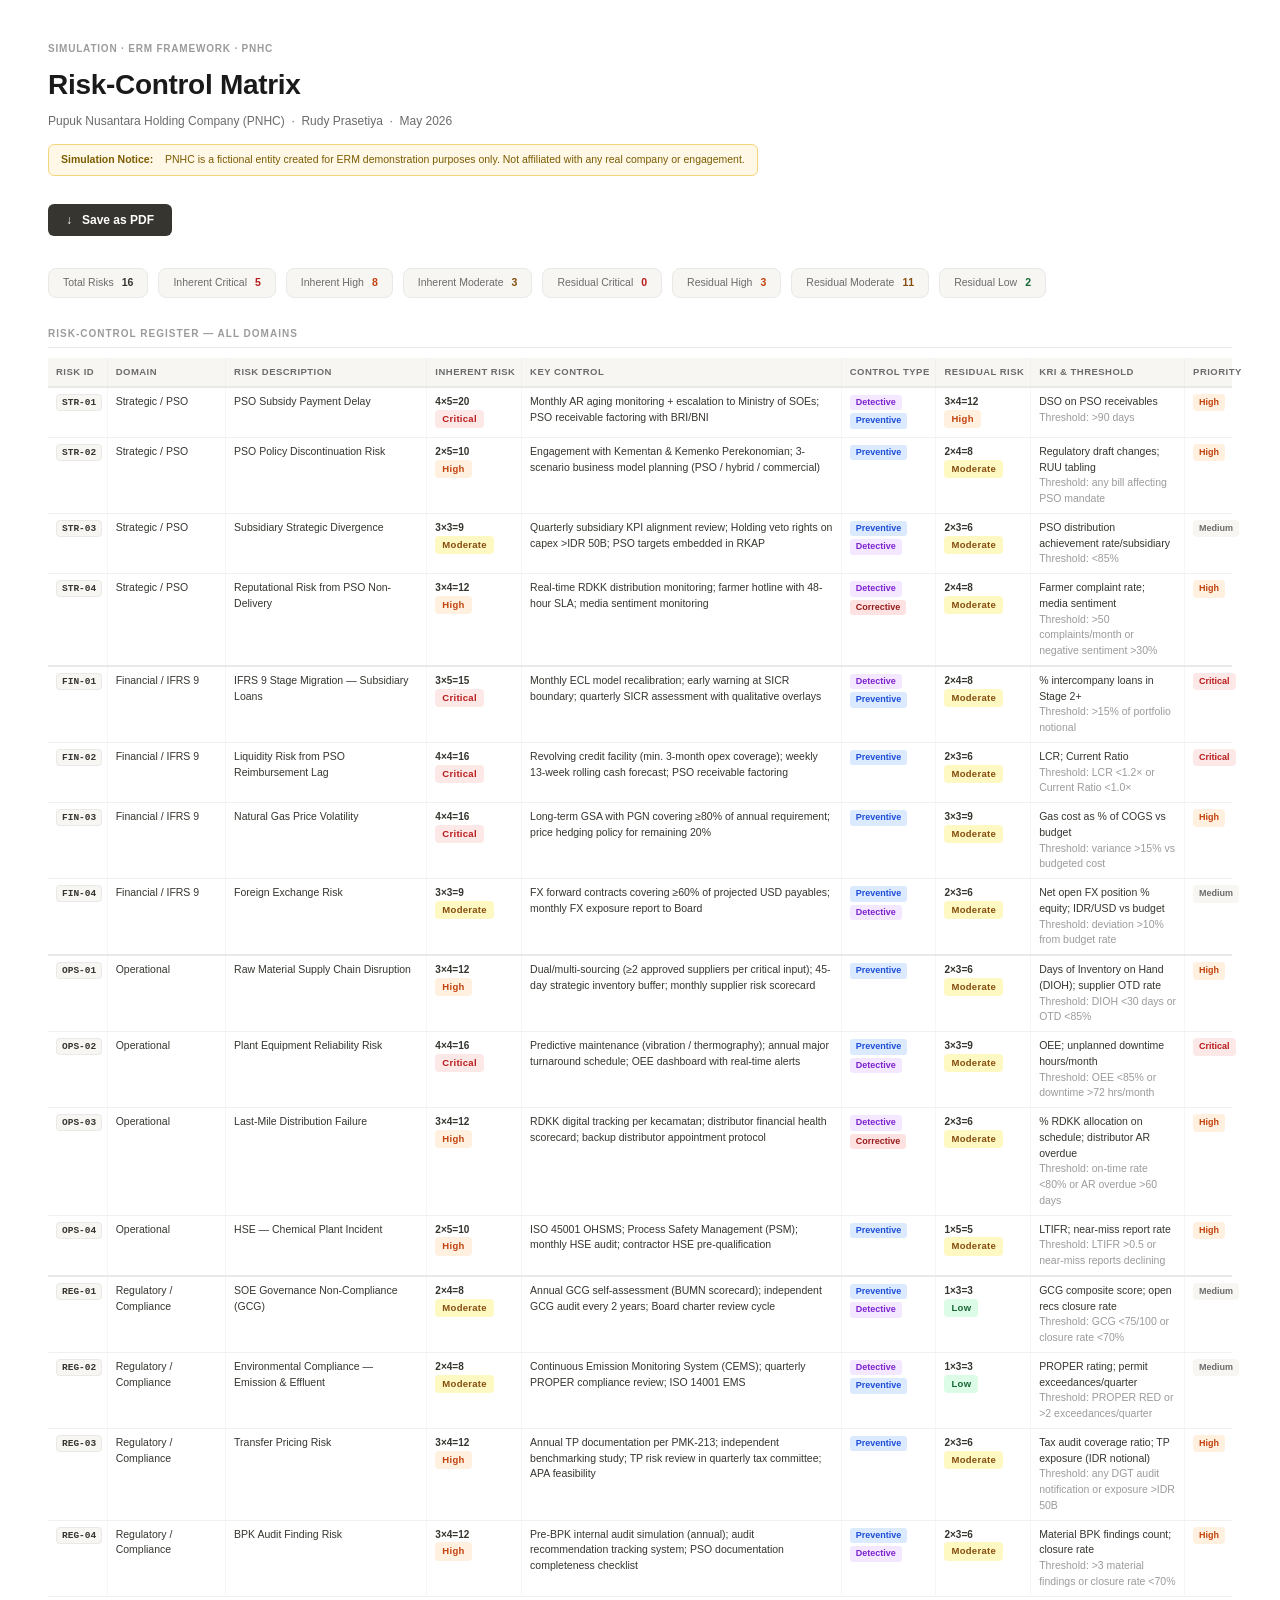
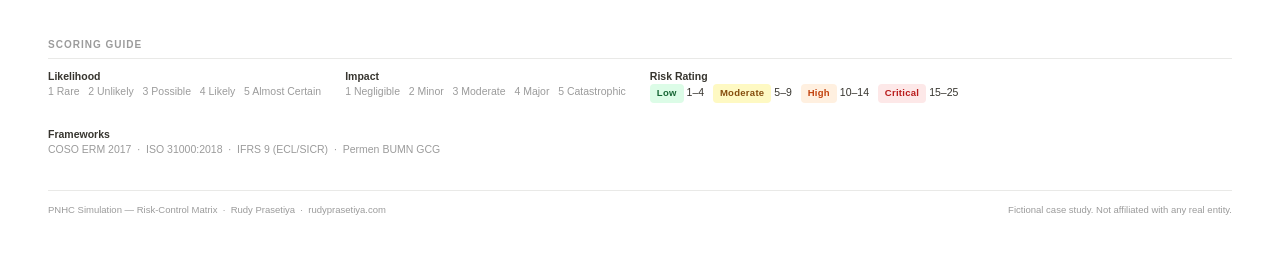
<file: assets/rcm/pnhc_rcm_print.html>
<!DOCTYPE html>
<html lang="en">
<head>
<meta charset="UTF-8">
<meta name="viewport" content="width=device-width, initial-scale=1.0">
<title>PNHC Simulation — Risk-Control Matrix</title>
<style>
  *, *::before, *::after { box-sizing: border-box; margin: 0; padding: 0; }

  body {
    font-family: -apple-system, BlinkMacSystemFont, 'Segoe UI', Helvetica, Arial, sans-serif;
    font-size: 11px;
    line-height: 1.5;
    color: #37352f;
    background: #fff;
    padding: 40px 48px;
    max-width: 1280px;
    margin: 0 auto;
  }

  /* Header */
  .doc-tag {
    display: inline-block;
    font-size: 10px;
    font-weight: 600;
    letter-spacing: .08em;
    text-transform: uppercase;
    color: #9b9b9b;
    margin-bottom: 8px;
  }

  h1 {
    font-size: 28px;
    font-weight: 700;
    color: #1a1a1a;
    letter-spacing: -.3px;
    margin-bottom: 6px;
  }

  .doc-sub {
    font-size: 12px;
    color: #6b6b6b;
    margin-bottom: 14px;
  }

  .disclaimer {
    display: inline-flex;
    align-items: center;
    gap: 6px;
    background: #fff8e7;
    border: 1px solid #f5d67b;
    border-radius: 6px;
    padding: 7px 12px;
    font-size: 10.5px;
    color: #7c5c00;
    margin-bottom: 28px;
  }

  /* Heat pills */
  .heat-row { display: flex; gap: 10px; margin-bottom: 28px; flex-wrap: wrap; }

  .heat-pill {
    display: flex;
    align-items: center;
    gap: 8px;
    padding: 6px 14px;
    border-radius: 8px;
    background: #f7f6f3;
    border: 1px solid #e9e9e7;
    font-size: 10.5px;
  }

  .heat-pill .label { color: #6b6b6b; font-weight: 500; }
  .heat-pill .counts { font-weight: 700; }

  /* Section label */
  .section-label {
    font-size: 10px;
    font-weight: 700;
    letter-spacing: .1em;
    text-transform: uppercase;
    color: #9b9b9b;
    margin-bottom: 10px;
    padding-bottom: 6px;
    border-bottom: 1px solid #e9e9e7;
  }

  /* Table */
  table { width: 100%; border-collapse: collapse; table-layout: fixed; margin-bottom: 40px; }
  col.c-id      { width: 5%; }
  col.c-domain  { width: 10%; }
  col.c-desc    { width: 17%; }
  col.c-inh     { width: 8%; }
  col.c-control { width: 27%; }
  col.c-ctype   { width: 8%; }
  col.c-res     { width: 8%; }
  col.c-kri     { width: 13%; }
  col.c-pri     { width: 4%; }

  thead tr { background: #f7f6f3; }

  th {
    padding: 7px 8px;
    text-align: left;
    font-size: 9.5px;
    font-weight: 700;
    letter-spacing: .05em;
    text-transform: uppercase;
    color: #6b6b6b;
    border-bottom: 1px solid #e9e9e7;
    border-right: 1px solid #f0f0ee;
    white-space: nowrap;
  }

  th:last-child { border-right: none; }

  td {
    padding: 6px 8px;
    vertical-align: top;
    font-size: 10.5px;
    border-bottom: 1px solid #f0f0ee;
    border-right: 1px solid #f7f6f3;
    word-break: break-word;
  }

  td:last-child { border-right: none; }
  tr.domain-first td { border-top: 2px solid #e9e9e7; }

  /* Badges */
  .badge {
    display: inline-block;
    padding: 2px 7px;
    border-radius: 4px;
    font-size: 9.5px;
    font-weight: 700;
    letter-spacing: .03em;
    white-space: nowrap;
  }

  .badge-critical { background: #fde8e8; color: #b91c1c; }
  .badge-high     { background: #fff0e0; color: #c2410c; }
  .badge-moderate { background: #fef9c3; color: #854d0e; }
  .badge-low      { background: #dcfce7; color: #166534; }

  .score { font-weight: 700; color: #37352f; font-size: 10px; }

  /* Control type tags */
  .ctag {
    display: inline-block;
    padding: 1px 6px;
    border-radius: 3px;
    font-size: 9px;
    font-weight: 600;
    margin-bottom: 2px;
    white-space: nowrap;
  }

  .ctag-prev { background: #dbeafe; color: #1d4ed8; }
  .ctag-det  { background: #f3e8ff; color: #7e22ce; }
  .ctag-corr { background: #fee2e2; color: #991b1b; }

  /* Priority */
  .pri {
    display: inline-block;
    padding: 2px 6px;
    border-radius: 4px;
    font-size: 9px;
    font-weight: 700;
    white-space: nowrap;
  }

  .pri-critical { background: #fde8e8; color: #b91c1c; }
  .pri-high     { background: #fff0e0; color: #c2410c; }
  .pri-medium   { background: #f7f6f3; color: #6b6b6b; }

  /* Risk ID */
  .risk-id {
    font-family: 'SF Mono', 'Fira Code', 'Cascadia Code', monospace;
    font-size: 9.5px;
    font-weight: 700;
    color: #37352f;
    background: #f7f6f3;
    border: 1px solid #e9e9e7;
    border-radius: 4px;
    padding: 2px 5px;
    white-space: nowrap;
  }

  /* Download button (screen only) */
  .dl-btn {
    display: inline-flex;
    align-items: center;
    gap: 8px;
    background: #37352f;
    color: #fff;
    border: none;
    border-radius: 6px;
    padding: 9px 18px;
    font-size: 12px;
    font-weight: 600;
    cursor: pointer;
    text-decoration: none;
    margin-bottom: 32px;
    transition: background .15s;
  }

  .dl-btn:hover { background: #1a1a1a; }

  /* Footer */
  .doc-footer {
    font-size: 9.5px;
    color: #9b9b9b;
    border-top: 1px solid #e9e9e7;
    padding-top: 12px;
    display: flex;
    justify-content: space-between;
  }

  /* Print */
  @media print {
    body { padding: 0; font-size: 8.5px; }
    h1 { font-size: 20px; }
    td, th { font-size: 7.5px; padding: 4px 5px; }
    .badge, .ctag, .pri { font-size: 7px; padding: 1px 4px; }
    .score { font-size: 7.5px; }
    .risk-id { font-size: 7.5px; }
    table { page-break-inside: auto; }
    tr { page-break-inside: avoid; }
    thead { display: table-header-group; }
    .dl-btn { display: none; }
  }

  @page {
    size: A3 landscape;
    margin: 15mm 18mm;
  }
</style>
</head>
<body>

<span class="doc-tag">Simulation · ERM Framework · PNHC</span>
<h1>Risk-Control Matrix</h1>
<p class="doc-sub">Pupuk Nusantara Holding Company (PNHC) &nbsp;·&nbsp; Rudy Prasetiya &nbsp;·&nbsp; May 2026</p>

<div class="disclaimer">
  <strong>Simulation Notice:</strong>&nbsp; PNHC is a fictional entity created for ERM demonstration purposes only. Not affiliated with any real company or engagement.
</div>

<br>

<button class="dl-btn" onclick="window.print()">
  ↓ &nbsp; Save as PDF
</button>

<!-- Heat Map -->
<div class="heat-row">
  <div class="heat-pill"><span class="label">Total Risks</span><span class="counts">16</span></div>
  <div class="heat-pill"><span class="label">Inherent Critical</span><span class="counts" style="color:#b91c1c">5</span></div>
  <div class="heat-pill"><span class="label">Inherent High</span><span class="counts" style="color:#c2410c">8</span></div>
  <div class="heat-pill"><span class="label">Inherent Moderate</span><span class="counts" style="color:#854d0e">3</span></div>
  <div class="heat-pill"><span class="label">Residual Critical</span><span class="counts" style="color:#b91c1c">0</span></div>
  <div class="heat-pill"><span class="label">Residual High</span><span class="counts" style="color:#c2410c">3</span></div>
  <div class="heat-pill"><span class="label">Residual Moderate</span><span class="counts" style="color:#854d0e">11</span></div>
  <div class="heat-pill"><span class="label">Residual Low</span><span class="counts" style="color:#166534">2</span></div>
</div>

<p class="section-label">Risk-Control Register — All Domains</p>

<table>
  <colgroup>
    <col class="c-id"><col class="c-domain"><col class="c-desc">
    <col class="c-inh"><col class="c-control"><col class="c-ctype">
    <col class="c-res"><col class="c-kri"><col class="c-pri">
  </colgroup>
  <thead>
    <tr>
      <th>Risk ID</th><th>Domain</th><th>Risk Description</th>
      <th>Inherent Risk</th><th>Key Control</th><th>Control Type</th>
      <th>Residual Risk</th><th>KRI &amp; Threshold</th><th>Priority</th>
    </tr>
  </thead>
  <tbody>

    <tr class="domain-first">
      <td><span class="risk-id">STR-01</span></td>
      <td>Strategic / PSO</td>
      <td>PSO Subsidy Payment Delay</td>
      <td><span class="score">4×5=20</span><br><span class="badge badge-critical">Critical</span></td>
      <td>Monthly AR aging monitoring + escalation to Ministry of SOEs; PSO receivable factoring with BRI/BNI</td>
      <td><span class="ctag ctag-det">Detective</span><br><span class="ctag ctag-prev">Preventive</span></td>
      <td><span class="score">3×4=12</span><br><span class="badge badge-high">High</span></td>
      <td>DSO on PSO receivables<br><span style="color:#9b9b9b">Threshold: &gt;90 days</span></td>
      <td><span class="pri pri-high">High</span></td>
    </tr>

    <tr>
      <td><span class="risk-id">STR-02</span></td>
      <td>Strategic / PSO</td>
      <td>PSO Policy Discontinuation Risk</td>
      <td><span class="score">2×5=10</span><br><span class="badge badge-high">High</span></td>
      <td>Engagement with Kementan &amp; Kemenko Perekonomian; 3-scenario business model planning (PSO / hybrid / commercial)</td>
      <td><span class="ctag ctag-prev">Preventive</span></td>
      <td><span class="score">2×4=8</span><br><span class="badge badge-moderate">Moderate</span></td>
      <td>Regulatory draft changes; RUU tabling<br><span style="color:#9b9b9b">Threshold: any bill affecting PSO mandate</span></td>
      <td><span class="pri pri-high">High</span></td>
    </tr>

    <tr>
      <td><span class="risk-id">STR-03</span></td>
      <td>Strategic / PSO</td>
      <td>Subsidiary Strategic Divergence</td>
      <td><span class="score">3×3=9</span><br><span class="badge badge-moderate">Moderate</span></td>
      <td>Quarterly subsidiary KPI alignment review; Holding veto rights on capex &gt;IDR 50B; PSO targets embedded in RKAP</td>
      <td><span class="ctag ctag-prev">Preventive</span><br><span class="ctag ctag-det">Detective</span></td>
      <td><span class="score">2×3=6</span><br><span class="badge badge-moderate">Moderate</span></td>
      <td>PSO distribution achievement rate/subsidiary<br><span style="color:#9b9b9b">Threshold: &lt;85%</span></td>
      <td><span class="pri pri-medium">Medium</span></td>
    </tr>

    <tr>
      <td><span class="risk-id">STR-04</span></td>
      <td>Strategic / PSO</td>
      <td>Reputational Risk from PSO Non-Delivery</td>
      <td><span class="score">3×4=12</span><br><span class="badge badge-high">High</span></td>
      <td>Real-time RDKK distribution monitoring; farmer hotline with 48-hour SLA; media sentiment monitoring</td>
      <td><span class="ctag ctag-det">Detective</span><br><span class="ctag ctag-corr">Corrective</span></td>
      <td><span class="score">2×4=8</span><br><span class="badge badge-moderate">Moderate</span></td>
      <td>Farmer complaint rate; media sentiment<br><span style="color:#9b9b9b">Threshold: &gt;50 complaints/month or negative sentiment &gt;30%</span></td>
      <td><span class="pri pri-high">High</span></td>
    </tr>

    <tr class="domain-first">
      <td><span class="risk-id">FIN-01</span></td>
      <td>Financial / IFRS 9</td>
      <td>IFRS 9 Stage Migration — Subsidiary Loans</td>
      <td><span class="score">3×5=15</span><br><span class="badge badge-critical">Critical</span></td>
      <td>Monthly ECL model recalibration; early warning at SICR boundary; quarterly SICR assessment with qualitative overlays</td>
      <td><span class="ctag ctag-det">Detective</span><br><span class="ctag ctag-prev">Preventive</span></td>
      <td><span class="score">2×4=8</span><br><span class="badge badge-moderate">Moderate</span></td>
      <td>% intercompany loans in Stage 2+<br><span style="color:#9b9b9b">Threshold: &gt;15% of portfolio notional</span></td>
      <td><span class="pri pri-critical">Critical</span></td>
    </tr>

    <tr>
      <td><span class="risk-id">FIN-02</span></td>
      <td>Financial / IFRS 9</td>
      <td>Liquidity Risk from PSO Reimbursement Lag</td>
      <td><span class="score">4×4=16</span><br><span class="badge badge-critical">Critical</span></td>
      <td>Revolving credit facility (min. 3-month opex coverage); weekly 13-week rolling cash forecast; PSO receivable factoring</td>
      <td><span class="ctag ctag-prev">Preventive</span></td>
      <td><span class="score">2×3=6</span><br><span class="badge badge-moderate">Moderate</span></td>
      <td>LCR; Current Ratio<br><span style="color:#9b9b9b">Threshold: LCR &lt;1.2× or Current Ratio &lt;1.0×</span></td>
      <td><span class="pri pri-critical">Critical</span></td>
    </tr>

    <tr>
      <td><span class="risk-id">FIN-03</span></td>
      <td>Financial / IFRS 9</td>
      <td>Natural Gas Price Volatility</td>
      <td><span class="score">4×4=16</span><br><span class="badge badge-critical">Critical</span></td>
      <td>Long-term GSA with PGN covering ≥80% of annual requirement; price hedging policy for remaining 20%</td>
      <td><span class="ctag ctag-prev">Preventive</span></td>
      <td><span class="score">3×3=9</span><br><span class="badge badge-moderate">Moderate</span></td>
      <td>Gas cost as % of COGS vs budget<br><span style="color:#9b9b9b">Threshold: variance &gt;15% vs budgeted cost</span></td>
      <td><span class="pri pri-high">High</span></td>
    </tr>

    <tr>
      <td><span class="risk-id">FIN-04</span></td>
      <td>Financial / IFRS 9</td>
      <td>Foreign Exchange Risk</td>
      <td><span class="score">3×3=9</span><br><span class="badge badge-moderate">Moderate</span></td>
      <td>FX forward contracts covering ≥60% of projected USD payables; monthly FX exposure report to Board</td>
      <td><span class="ctag ctag-prev">Preventive</span><br><span class="ctag ctag-det">Detective</span></td>
      <td><span class="score">2×3=6</span><br><span class="badge badge-moderate">Moderate</span></td>
      <td>Net open FX position % equity; IDR/USD vs budget<br><span style="color:#9b9b9b">Threshold: deviation &gt;10% from budget rate</span></td>
      <td><span class="pri pri-medium">Medium</span></td>
    </tr>

    <tr class="domain-first">
      <td><span class="risk-id">OPS-01</span></td>
      <td>Operational</td>
      <td>Raw Material Supply Chain Disruption</td>
      <td><span class="score">3×4=12</span><br><span class="badge badge-high">High</span></td>
      <td>Dual/multi-sourcing (≥2 approved suppliers per critical input); 45-day strategic inventory buffer; monthly supplier risk scorecard</td>
      <td><span class="ctag ctag-prev">Preventive</span></td>
      <td><span class="score">2×3=6</span><br><span class="badge badge-moderate">Moderate</span></td>
      <td>Days of Inventory on Hand (DIOH); supplier OTD rate<br><span style="color:#9b9b9b">Threshold: DIOH &lt;30 days or OTD &lt;85%</span></td>
      <td><span class="pri pri-high">High</span></td>
    </tr>

    <tr>
      <td><span class="risk-id">OPS-02</span></td>
      <td>Operational</td>
      <td>Plant Equipment Reliability Risk</td>
      <td><span class="score">4×4=16</span><br><span class="badge badge-critical">Critical</span></td>
      <td>Predictive maintenance (vibration / thermography); annual major turnaround schedule; OEE dashboard with real-time alerts</td>
      <td><span class="ctag ctag-prev">Preventive</span><br><span class="ctag ctag-det">Detective</span></td>
      <td><span class="score">3×3=9</span><br><span class="badge badge-moderate">Moderate</span></td>
      <td>OEE; unplanned downtime hours/month<br><span style="color:#9b9b9b">Threshold: OEE &lt;85% or downtime &gt;72 hrs/month</span></td>
      <td><span class="pri pri-critical">Critical</span></td>
    </tr>

    <tr>
      <td><span class="risk-id">OPS-03</span></td>
      <td>Operational</td>
      <td>Last-Mile Distribution Failure</td>
      <td><span class="score">3×4=12</span><br><span class="badge badge-high">High</span></td>
      <td>RDKK digital tracking per kecamatan; distributor financial health scorecard; backup distributor appointment protocol</td>
      <td><span class="ctag ctag-det">Detective</span><br><span class="ctag ctag-corr">Corrective</span></td>
      <td><span class="score">2×3=6</span><br><span class="badge badge-moderate">Moderate</span></td>
      <td>% RDKK allocation on schedule; distributor AR overdue<br><span style="color:#9b9b9b">Threshold: on-time rate &lt;80% or AR overdue &gt;60 days</span></td>
      <td><span class="pri pri-high">High</span></td>
    </tr>

    <tr>
      <td><span class="risk-id">OPS-04</span></td>
      <td>Operational</td>
      <td>HSE — Chemical Plant Incident</td>
      <td><span class="score">2×5=10</span><br><span class="badge badge-high">High</span></td>
      <td>ISO 45001 OHSMS; Process Safety Management (PSM); monthly HSE audit; contractor HSE pre-qualification</td>
      <td><span class="ctag ctag-prev">Preventive</span></td>
      <td><span class="score">1×5=5</span><br><span class="badge badge-moderate">Moderate</span></td>
      <td>LTIFR; near-miss report rate<br><span style="color:#9b9b9b">Threshold: LTIFR &gt;0.5 or near-miss reports declining</span></td>
      <td><span class="pri pri-high">High</span></td>
    </tr>

    <tr class="domain-first">
      <td><span class="risk-id">REG-01</span></td>
      <td>Regulatory / Compliance</td>
      <td>SOE Governance Non-Compliance (GCG)</td>
      <td><span class="score">2×4=8</span><br><span class="badge badge-moderate">Moderate</span></td>
      <td>Annual GCG self-assessment (BUMN scorecard); independent GCG audit every 2 years; Board charter review cycle</td>
      <td><span class="ctag ctag-prev">Preventive</span><br><span class="ctag ctag-det">Detective</span></td>
      <td><span class="score">1×3=3</span><br><span class="badge badge-low">Low</span></td>
      <td>GCG composite score; open recs closure rate<br><span style="color:#9b9b9b">Threshold: GCG &lt;75/100 or closure rate &lt;70%</span></td>
      <td><span class="pri pri-medium">Medium</span></td>
    </tr>

    <tr>
      <td><span class="risk-id">REG-02</span></td>
      <td>Regulatory / Compliance</td>
      <td>Environmental Compliance — Emission &amp; Effluent</td>
      <td><span class="score">2×4=8</span><br><span class="badge badge-moderate">Moderate</span></td>
      <td>Continuous Emission Monitoring System (CEMS); quarterly PROPER compliance review; ISO 14001 EMS</td>
      <td><span class="ctag ctag-det">Detective</span><br><span class="ctag ctag-prev">Preventive</span></td>
      <td><span class="score">1×3=3</span><br><span class="badge badge-low">Low</span></td>
      <td>PROPER rating; permit exceedances/quarter<br><span style="color:#9b9b9b">Threshold: PROPER RED or &gt;2 exceedances/quarter</span></td>
      <td><span class="pri pri-medium">Medium</span></td>
    </tr>

    <tr>
      <td><span class="risk-id">REG-03</span></td>
      <td>Regulatory / Compliance</td>
      <td>Transfer Pricing Risk</td>
      <td><span class="score">3×4=12</span><br><span class="badge badge-high">High</span></td>
      <td>Annual TP documentation per PMK-213; independent benchmarking study; TP risk review in quarterly tax committee; APA feasibility</td>
      <td><span class="ctag ctag-prev">Preventive</span></td>
      <td><span class="score">2×3=6</span><br><span class="badge badge-moderate">Moderate</span></td>
      <td>Tax audit coverage ratio; TP exposure (IDR notional)<br><span style="color:#9b9b9b">Threshold: any DGT audit notification or exposure &gt;IDR 50B</span></td>
      <td><span class="pri pri-high">High</span></td>
    </tr>

    <tr>
      <td><span class="risk-id">REG-04</span></td>
      <td>Regulatory / Compliance</td>
      <td>BPK Audit Finding Risk</td>
      <td><span class="score">3×4=12</span><br><span class="badge badge-high">High</span></td>
      <td>Pre-BPK internal audit simulation (annual); audit recommendation tracking system; PSO documentation completeness checklist</td>
      <td><span class="ctag ctag-prev">Preventive</span><br><span class="ctag ctag-det">Detective</span></td>
      <td><span class="score">2×3=6</span><br><span class="badge badge-moderate">Moderate</span></td>
      <td>Material BPK findings count; closure rate<br><span style="color:#9b9b9b">Threshold: &gt;3 material findings or closure rate &lt;70%</span></td>
      <td><span class="pri pri-high">High</span></td>
    </tr>

  </tbody>
</table>

<!-- Scoring Legend -->
<p class="section-label">Scoring Guide</p>
<div style="display:flex; gap:24px; margin-bottom:32px; flex-wrap:wrap;">
  <div style="font-size:10.5px;">
    <strong>Likelihood</strong><br>
    <span style="color:#9b9b9b">1 Rare &nbsp; 2 Unlikely &nbsp; 3 Possible &nbsp; 4 Likely &nbsp; 5 Almost Certain</span>
  </div>
  <div style="font-size:10.5px;">
    <strong>Impact</strong><br>
    <span style="color:#9b9b9b">1 Negligible &nbsp; 2 Minor &nbsp; 3 Moderate &nbsp; 4 Major &nbsp; 5 Catastrophic</span>
  </div>
  <div style="font-size:10.5px;">
    <strong>Risk Rating</strong><br>
    <span class="badge badge-low">Low</span>&nbsp;1–4&nbsp;&nbsp;
    <span class="badge badge-moderate">Moderate</span>&nbsp;5–9&nbsp;&nbsp;
    <span class="badge badge-high">High</span>&nbsp;10–14&nbsp;&nbsp;
    <span class="badge badge-critical">Critical</span>&nbsp;15–25
  </div>
  <div style="font-size:10.5px;">
    <strong>Frameworks</strong><br>
    <span style="color:#9b9b9b">COSO ERM 2017 &nbsp;·&nbsp; ISO 31000:2018 &nbsp;·&nbsp; IFRS 9 (ECL/SICR) &nbsp;·&nbsp; Permen BUMN GCG</span>
  </div>
</div>

<div class="doc-footer">
  <span>PNHC Simulation — Risk-Control Matrix &nbsp;·&nbsp; Rudy Prasetiya &nbsp;·&nbsp; rudyprasetiya.com</span>
  <span>Fictional case study. Not affiliated with any real entity.</span>
</div>

</body>
</html>
</file>
<file: css/icons.css>
/* ═══════════════════════════════════════════════════════
   Inline SVG Icon System — replaces Font Awesome CDN
   18 icons, ~4 KB total vs 265 KB (FA CSS + webfont)
═══════════════════════════════════════════════════════ */

[class^="fa-icon"],
[class*=" fa-icon"] {
  display: inline-block;
  width: 1em;
  height: 1em;
  vertical-align: -0.125em;
  fill: currentColor;
  flex-shrink: 0;
}

/* ── Solid Icons (fas) ───────────────────────────────── */
.fa-icon-briefcase {
  -webkit-mask: url("data:image/svg+xml,%3Csvg xmlns='http://www.w3.org/2000/svg' viewBox='0 0 512 512'%3E%3Cpath d='M184 48H328c4.4 0 8 3.6 8 8V96H176V56c0-4.4 3.6-8 8-8zm-56 8V96H64C28.7 96 0 124.7 0 160v96H192 320 512V160c0-35.3-28.7-64-64-64H384V56c0-30.9-25.1-56-56-56H184c-30.9 0-56 25.1-56 56zM512 288H320v32c0 17.7-14.3 32-32 32H224c-17.7 0-32-14.3-32-32V288H0V416c0 35.3 28.7 64 64 64H448c35.3 0 64-28.7 64-64V288z'/%3E%3C/svg%3E") no-repeat center;
  -webkit-mask-size: contain;
  mask: url("data:image/svg+xml,%3Csvg xmlns='http://www.w3.org/2000/svg' viewBox='0 0 512 512'%3E%3Cpath d='M184 48H328c4.4 0 8 3.6 8 8V96H176V56c0-4.4 3.6-8 8-8zm-56 8V96H64C28.7 96 0 124.7 0 160v96H192 320 512V160c0-35.3-28.7-64-64-64H384V56c0-30.9-25.1-56-56-56H184c-30.9 0-56 25.1-56 56zM512 288H320v32c0 17.7-14.3 32-32 32H224c-17.7 0-32-14.3-32-32V288H0V416c0 35.3 28.7 64 64 64H448c35.3 0 64-28.7 64-64V288z'/%3E%3C/svg%3E") no-repeat center;
  mask-size: contain;
  background: currentColor;
}

.fa-icon-calendar-days {
  -webkit-mask: url("data:image/svg+xml,%3Csvg xmlns='http://www.w3.org/2000/svg' viewBox='0 0 448 512'%3E%3Cpath d='M128 0c17.7 0 32 14.3 32 32V64H288V32c0-17.7 14.3-32 32-32s32 14.3 32 32V64h48c26.5 0 48 21.5 48 48v48H0V112C0 85.5 21.5 64 48 64H96V32c0-17.7 14.3-32 32-32zM0 192H448V464c0 26.5-21.5 48-48 48H48c-26.5 0-48-21.5-48-48V192zm64 80v32c0 8.8 7.2 16 16 16h32c8.8 0 16-7.2 16-16V272c0-8.8-7.2-16-16-16H80c-8.8 0-16 7.2-16 16zm128 0v32c0 8.8 7.2 16 16 16h32c8.8 0 16-7.2 16-16V272c0-8.8-7.2-16-16-16H208c-8.8 0-16 7.2-16 16zm144-16c-8.8 0-16 7.2-16 16v32c0 8.8 7.2 16 16 16h32c8.8 0 16-7.2 16-16V272c0-8.8-7.2-16-16-16H336zM64 400v32c0 8.8 7.2 16 16 16h32c8.8 0 16-7.2 16-16V400c0-8.8-7.2-16-16-16H80c-8.8 0-16 7.2-16 16zm144-16c-8.8 0-16 7.2-16 16v32c0 8.8 7.2 16 16 16h32c8.8 0 16-7.2 16-16V400c0-8.8-7.2-16-16-16H208z'/%3E%3C/svg%3E") no-repeat center;
  -webkit-mask-size: contain;
  mask: url("data:image/svg+xml,%3Csvg xmlns='http://www.w3.org/2000/svg' viewBox='0 0 448 512'%3E%3Cpath d='M128 0c17.7 0 32 14.3 32 32V64H288V32c0-17.7 14.3-32 32-32s32 14.3 32 32V64h48c26.5 0 48 21.5 48 48v48H0V112C0 85.5 21.5 64 48 64H96V32c0-17.7 14.3-32 32-32zM0 192H448V464c0 26.5-21.5 48-48 48H48c-26.5 0-48-21.5-48-48V192zm64 80v32c0 8.8 7.2 16 16 16h32c8.8 0 16-7.2 16-16V272c0-8.8-7.2-16-16-16H80c-8.8 0-16 7.2-16 16zm128 0v32c0 8.8 7.2 16 16 16h32c8.8 0 16-7.2 16-16V272c0-8.8-7.2-16-16-16H208c-8.8 0-16 7.2-16 16zm144-16c-8.8 0-16 7.2-16 16v32c0 8.8 7.2 16 16 16h32c8.8 0 16-7.2 16-16V272c0-8.8-7.2-16-16-16H336zM64 400v32c0 8.8 7.2 16 16 16h32c8.8 0 16-7.2 16-16V400c0-8.8-7.2-16-16-16H80c-8.8 0-16 7.2-16 16zm144-16c-8.8 0-16 7.2-16 16v32c0 8.8 7.2 16 16 16h32c8.8 0 16-7.2 16-16V400c0-8.8-7.2-16-16-16H208z'/%3E%3C/svg%3E") no-repeat center;
  mask-size: contain;
  background: currentColor;
}

.fa-icon-certificate {
  -webkit-mask: url("data:image/svg+xml,%3Csvg xmlns='http://www.w3.org/2000/svg' viewBox='0 0 512 512'%3E%3Cpath d='M211 7.3C205 1 196-1.4 187.6 .8s-14.9 8.9-17.1 17.3L154.7 80.6l-62-17.5c-8.4-2.4-17.4 0-23.5 6.1s-8.5 15.1-6.1 23.5l17.5 62L18.1 170.6c-8.4 2.2-15 8.7-17.3 17.1S1 205 7.3 211l46.2 45L7.3 301c-6.2 6-8.6 15-6.6 23.4s8.9 14.9 17.3 17.1l62.5 15.8-17.5 62c-2.4 8.4 0 17.4 6.1 23.5s15.1 8.5 23.5 6.1l62-17.5 15.8 62.5c2.2 8.4 8.7 15 17.1 17.3s17.3-.2 23.4-6.6l45-46.2 45 46.2c6 6.2 15 8.6 23.4 6.6s14.9-8.9 17.1-17.3l15.8-62.5 62 17.5c8.4 2.4 17.4 0 23.5-6.1s8.5-15.1 6.1-23.5l-17.5-62 62.5-15.8c8.4-2.2 15-8.7 17.3-17.1s-.2-17.4-6.6-23.4l-46.2-45 46.2-45c6.2-6 8.6-15 6.6-23.4s-8.9-14.9-17.3-17.1l-62.5-15.8 17.5-62c2.4-8.4 0-17.4-6.1-23.5s-15.1-8.5-23.5-6.1l-62 17.5L341.4 18.1c-2.2-8.4-8.7-15-17.1-17.3S307 1 301 7.3L256 53.5 211 7.3z'/%3E%3C/svg%3E") no-repeat center;
  -webkit-mask-size: contain;
  mask: url("data:image/svg+xml,%3Csvg xmlns='http://www.w3.org/2000/svg' viewBox='0 0 512 512'%3E%3Cpath d='M211 7.3C205 1 196-1.4 187.6 .8s-14.9 8.9-17.1 17.3L154.7 80.6l-62-17.5c-8.4-2.4-17.4 0-23.5 6.1s-8.5 15.1-6.1 23.5l17.5 62L18.1 170.6c-8.4 2.2-15 8.7-17.3 17.1S1 205 7.3 211l46.2 45L7.3 301c-6.2 6-8.6 15-6.6 23.4s8.9 14.9 17.3 17.1l62.5 15.8-17.5 62c-2.4 8.4 0 17.4 6.1 23.5s15.1 8.5 23.5 6.1l62-17.5 15.8 62.5c2.2 8.4 8.7 15 17.1 17.3s17.3-.2 23.4-6.6l45-46.2 45 46.2c6 6.2 15 8.6 23.4 6.6s14.9-8.9 17.1-17.3l15.8-62.5 62 17.5c8.4 2.4 17.4 0 23.5-6.1s8.5-15.1 6.1-23.5l-17.5-62 62.5-15.8c8.4-2.2 15-8.7 17.3-17.1s-.2-17.4-6.6-23.4l-46.2-45 46.2-45c6.2-6 8.6-15 6.6-23.4s-8.9-14.9-17.3-17.1l-62.5-15.8 17.5-62c2.4-8.4 0-17.4-6.1-23.5s-15.1-8.5-23.5-6.1l-62 17.5L341.4 18.1c-2.2-8.4-8.7-15-17.1-17.3S307 1 301 7.3L256 53.5 211 7.3z'/%3E%3C/svg%3E") no-repeat center;
  mask-size: contain;
  background: currentColor;
}

.fa-icon-chevron-down {
  -webkit-mask: url("data:image/svg+xml,%3Csvg xmlns='http://www.w3.org/2000/svg' viewBox='0 0 512 512'%3E%3Cpath d='M233.4 406.6c12.5 12.5 32.8 12.5 45.3 0l192-192c12.5-12.5 12.5-32.8 0-45.3s-32.8-12.5-45.3 0L256 338.7 86.6 169.4c-12.5-12.5-32.8-12.5-45.3 0s-12.5 32.8 0 45.3l192 192z'/%3E%3C/svg%3E") no-repeat center;
  -webkit-mask-size: contain;
  mask: url("data:image/svg+xml,%3Csvg xmlns='http://www.w3.org/2000/svg' viewBox='0 0 512 512'%3E%3Cpath d='M233.4 406.6c12.5 12.5 32.8 12.5 45.3 0l192-192c12.5-12.5 12.5-32.8 0-45.3s-32.8-12.5-45.3 0L256 338.7 86.6 169.4c-12.5-12.5-32.8-12.5-45.3 0s-12.5 32.8 0 45.3l192 192z'/%3E%3C/svg%3E") no-repeat center;
  mask-size: contain;
  background: currentColor;
}

.fa-icon-circle-check {
  -webkit-mask: url("data:image/svg+xml,%3Csvg xmlns='http://www.w3.org/2000/svg' viewBox='0 0 512 512'%3E%3Cpath d='M256 512A256 256 0 1 0 256 0a256 256 0 1 0 0 512zM369 209L241 337c-9.4 9.4-24.6 9.4-33.9 0l-64-64c-9.4-9.4-9.4-24.6 0-33.9s24.6-9.4 33.9 0l47 47L335 175c9.4-9.4 24.6-9.4 33.9 0s9.4 24.6 0 33.9z'/%3E%3C/svg%3E") no-repeat center;
  -webkit-mask-size: contain;
  mask: url("data:image/svg+xml,%3Csvg xmlns='http://www.w3.org/2000/svg' viewBox='0 0 512 512'%3E%3Cpath d='M256 512A256 256 0 1 0 256 0a256 256 0 1 0 0 512zM369 209L241 337c-9.4 9.4-24.6 9.4-33.9 0l-64-64c-9.4-9.4-9.4-24.6 0-33.9s24.6-9.4 33.9 0l47 47L335 175c9.4-9.4 24.6-9.4 33.9 0s9.4 24.6 0 33.9z'/%3E%3C/svg%3E") no-repeat center;
  mask-size: contain;
  background: currentColor;
}

.fa-icon-envelope {
  -webkit-mask: url("data:image/svg+xml,%3Csvg xmlns='http://www.w3.org/2000/svg' viewBox='0 0 512 512'%3E%3Cpath d='M48 64C21.5 64 0 85.5 0 112c0 15.1 7.1 29.3 19.2 38.4L236.8 313.6c11.4 8.5 27 8.5 38.4 0L492.8 150.4c12.1-9.1 19.2-23.3 19.2-38.4c0-26.5-21.5-48-48-48H48zM0 176V384c0 35.3 28.7 64 64 64H448c35.3 0 64-28.7 64-64V176L294.4 339.2c-22.8 17.1-54 17.1-76.8 0L0 176z'/%3E%3C/svg%3E") no-repeat center;
  -webkit-mask-size: contain;
  mask: url("data:image/svg+xml,%3Csvg xmlns='http://www.w3.org/2000/svg' viewBox='0 0 512 512'%3E%3Cpath d='M48 64C21.5 64 0 85.5 0 112c0 15.1 7.1 29.3 19.2 38.4L236.8 313.6c11.4 8.5 27 8.5 38.4 0L492.8 150.4c12.1-9.1 19.2-23.3 19.2-38.4c0-26.5-21.5-48-48-48H48zM0 176V384c0 35.3 28.7 64 64 64H448c35.3 0 64-28.7 64-64V176L294.4 339.2c-22.8 17.1-54 17.1-76.8 0L0 176z'/%3E%3C/svg%3E") no-repeat center;
  mask-size: contain;
  background: currentColor;
}

.fa-icon-external-link-alt {
  -webkit-mask: url("data:image/svg+xml,%3Csvg xmlns='http://www.w3.org/2000/svg' viewBox='0 0 512 512'%3E%3Cpath d='M320 0c-17.7 0-32 14.3-32 32s14.3 32 32 32h82.7L201.4 265.4c-12.5 12.5-12.5 32.8 0 45.3s32.8 12.5 45.3 0L448 109.3V192c0 17.7 14.3 32 32 32s32-14.3 32-32V32c0-17.7-14.3-32-32-32H320zM80 32C35.8 32 0 67.8 0 112V432c0 44.2 35.8 80 80 80H400c44.2 0 80-35.8 80-80V320c0-17.7-14.3-32-32-32s-32 14.3-32 32V432c0 8.8-7.2 16-16 16H80c-8.8 0-16-7.2-16-16V112c0-8.8 7.2-16 16-16H192c17.7 0 32-14.3 32-32s-14.3-32-32-32H80z'/%3E%3C/svg%3E") no-repeat center;
  -webkit-mask-size: contain;
  mask: url("data:image/svg+xml,%3Csvg xmlns='http://www.w3.org/2000/svg' viewBox='0 0 512 512'%3E%3Cpath d='M320 0c-17.7 0-32 14.3-32 32s14.3 32 32 32h82.7L201.4 265.4c-12.5 12.5-12.5 32.8 0 45.3s32.8 12.5 45.3 0L448 109.3V192c0 17.7 14.3 32 32 32s32-14.3 32-32V32c0-17.7-14.3-32-32-32H320zM80 32C35.8 32 0 67.8 0 112V432c0 44.2 35.8 80 80 80H400c44.2 0 80-35.8 80-80V320c0-17.7-14.3-32-32-32s-32 14.3-32 32V432c0 8.8-7.2 16-16 16H80c-8.8 0-16-7.2-16-16V112c0-8.8 7.2-16 16-16H192c17.7 0 32-14.3 32-32s-14.3-32-32-32H80z'/%3E%3C/svg%3E") no-repeat center;
  mask-size: contain;
  background: currentColor;
}

.fa-icon-location-dot {
  -webkit-mask: url("data:image/svg+xml,%3Csvg xmlns='http://www.w3.org/2000/svg' viewBox='0 0 384 512'%3E%3Cpath d='M215.7 499.2C267 435 384 279.4 384 192C384 86 298 0 192 0S0 86 0 192c0 87.4 117 243 168.3 307.2c12.3 15.3 35.1 15.3 47.4 0zM192 128a64 64 0 1 1 0 128 64 64 0 1 1 0-128z'/%3E%3C/svg%3E") no-repeat center;
  -webkit-mask-size: contain;
  mask: url("data:image/svg+xml,%3Csvg xmlns='http://www.w3.org/2000/svg' viewBox='0 0 384 512'%3E%3Cpath d='M215.7 499.2C267 435 384 279.4 384 192C384 86 298 0 192 0S0 86 0 192c0 87.4 117 243 168.3 307.2c12.3 15.3 35.1 15.3 47.4 0zM192 128a64 64 0 1 1 0 128 64 64 0 1 1 0-128z'/%3E%3C/svg%3E") no-repeat center;
  mask-size: contain;
  background: currentColor;
}

.fa-icon-magnifying-glass-chart {
  -webkit-mask: url("data:image/svg+xml,%3Csvg xmlns='http://www.w3.org/2000/svg' viewBox='0 0 512 512'%3E%3Cpath d='M416 208c0 45.9-14.9 88.3-40 122.7L502.6 457.4c12.5 12.5 12.5 32.8 0 45.3s-32.8 12.5-45.3 0L330.7 376c-34.4 25.2-76.8 40-122.7 40C93.1 416 0 322.9 0 208S93.1 0 208 0S416 93.1 416 208zm-312 8v64c0 13.3 10.7 24 24 24s24-10.7 24-24V216c0-13.3-10.7-24-24-24s-24 10.7-24 24zm80-96v160c0 13.3 10.7 24 24 24s24-10.7 24-24V120c0-13.3-10.7-24-24-24s-24 10.7-24 24zm80 64v96c0 13.3 10.7 24 24 24s24-10.7 24-24V184c0-13.3-10.7-24-24-24s-24 10.7-24 24z'/%3E%3C/svg%3E") no-repeat center;
  -webkit-mask-size: contain;
  mask: url("data:image/svg+xml,%3Csvg xmlns='http://www.w3.org/2000/svg' viewBox='0 0 512 512'%3E%3Cpath d='M416 208c0 45.9-14.9 88.3-40 122.7L502.6 457.4c12.5 12.5 12.5 32.8 0 45.3s-32.8 12.5-45.3 0L330.7 376c-34.4 25.2-76.8 40-122.7 40C93.1 416 0 322.9 0 208S93.1 0 208 0S416 93.1 416 208zm-312 8v64c0 13.3 10.7 24 24 24s24-10.7 24-24V216c0-13.3-10.7-24-24-24s-24 10.7-24 24zm80-96v160c0 13.3 10.7 24 24 24s24-10.7 24-24V120c0-13.3-10.7-24-24-24s-24 10.7-24 24zm80 64v96c0 13.3 10.7 24 24 24s24-10.7 24-24V184c0-13.3-10.7-24-24-24s-24 10.7-24 24z'/%3E%3C/svg%3E") no-repeat center;
  mask-size: contain;
  background: currentColor;
}

.fa-icon-paper-plane {
  -webkit-mask: url("data:image/svg+xml,%3Csvg xmlns='http://www.w3.org/2000/svg' viewBox='0 0 512 512'%3E%3Cpath d='M498.1 5.6c10.1 7 15.4 19.1 13.5 31.2l-64 416c-1.5 9.7-7.4 18.2-16 23s-18.9 5.4-28 1.6L284 427.7l-68.5 74.1c-8.9 9.7-22.9 12.9-35.2 8.1S160 googl492.3 160 480V396.4c0-4 1.5-7.8 4.2-10.7L331.8 202.8c5.8-6.3 5.4-16.1-.9-21.9s-16.1-5.4-21.9 .9L160 328.2V234.1c0-9.3 4.8-17.9 12.7-22.8l256-160c9.3-5.8 21.2-5.1 29.4 1.6z'/%3E%3C/svg%3E") no-repeat center;
  -webkit-mask-size: contain;
  mask: url("data:image/svg+xml,%3Csvg xmlns='http://www.w3.org/2000/svg' viewBox='0 0 512 512'%3E%3Cpath d='M498.1 5.6c10.1 7 15.4 19.1 13.5 31.2l-64 416c-1.5 9.7-7.4 18.2-16 23s-18.9 5.4-28 1.6L284 427.7l-68.5 74.1c-8.9 9.7-22.9 12.9-35.2 8.1S160 492.3 160 480V396.4c0-4 1.5-7.8 4.2-10.7L331.8 202.8c5.8-6.3 5.4-16.1-.9-21.9s-16.1-5.4-21.9 .9L160 328.2V234.1c0-9.3 4.8-17.9 12.7-22.8l256-160c9.3-5.8 21.2-5.1 29.4 1.6z'/%3E%3C/svg%3E") no-repeat center;
  mask-size: contain;
  background: currentColor;
}

.fa-icon-robot {
  -webkit-mask: url("data:image/svg+xml,%3Csvg xmlns='http://www.w3.org/2000/svg' viewBox='0 0 640 512'%3E%3Cpath d='M320 0c17.7 0 32 14.3 32 32V96H472c39.8 0 72 32.2 72 72V440c0 39.8-32.2 72-72 72H168c-39.8 0-72-32.2-72-72V168c0-39.8 32.2-72 72-72H288V32c0-17.7 14.3-32 32-32zM208 384c-8.8 0-16 7.2-16 16s7.2 16 16 16h32c8.8 0 16-7.2 16-16s-7.2-16-16-16H208zm96 0c-8.8 0-16 7.2-16 16s7.2 16 16 16h32c8.8 0 16-7.2 16-16s-7.2-16-16-16H304zm96 0c-8.8 0-16 7.2-16 16s7.2 16 16 16h32c8.8 0 16-7.2 16-16s-7.2-16-16-16H400zM264 256a40 40 0 1 0-80 0 40 40 0 1 0 80 0zm152 40a40 40 0 1 0 0-80 40 40 0 1 0 0 80zM48 224H64V296v8l0 .1V360c0 0 0 0 0 .1V440c0 5.3 .6 10.4 1.6 15.4C27.2 443.8 0 408.9 0 368V280c0-26.5 21.5-48 48-48zm544 0c26.5 0 48 21.5 48 48v88c0 40.9-27.2 75.8-64.5 87.4c1.1-5 1.6-10.1 1.6-15.4V360.1 296 224h16z'/%3E%3C/svg%3E") no-repeat center;
  -webkit-mask-size: contain;
  mask: url("data:image/svg+xml,%3Csvg xmlns='http://www.w3.org/2000/svg' viewBox='0 0 640 512'%3E%3Cpath d='M320 0c17.7 0 32 14.3 32 32V96H472c39.8 0 72 32.2 72 72V440c0 39.8-32.2 72-72 72H168c-39.8 0-72-32.2-72-72V168c0-39.8 32.2-72 72-72H288V32c0-17.7 14.3-32 32-32zM208 384c-8.8 0-16 7.2-16 16s7.2 16 16 16h32c8.8 0 16-7.2 16-16s-7.2-16-16-16H208zm96 0c-8.8 0-16 7.2-16 16s7.2 16 16 16h32c8.8 0 16-7.2 16-16s-7.2-16-16-16H304zm96 0c-8.8 0-16 7.2-16 16s7.2 16 16 16h32c8.8 0 16-7.2 16-16s-7.2-16-16-16H400zM264 256a40 40 0 1 0-80 0 40 40 0 1 0 80 0zm152 40a40 40 0 1 0 0-80 40 40 0 1 0 0 80zM48 224H64V296v8l0 .1V360c0 0 0 0 0 .1V440c0 5.3 .6 10.4 1.6 15.4C27.2 443.8 0 408.9 0 368V280c0-26.5 21.5-48 48-48zm544 0c26.5 0 48 21.5 48 48v88c0 40.9-27.2 75.8-64.5 87.4c1.1-5 1.6-10.1 1.6-15.4V360.1 296 224h16z'/%3E%3C/svg%3E") no-repeat center;
  mask-size: contain;
  background: currentColor;
}

.fa-icon-scale-balanced {
  -webkit-mask: url("data:image/svg+xml,%3Csvg xmlns='http://www.w3.org/2000/svg' viewBox='0 0 640 512'%3E%3Cpath d='M384 32H512c17.7 0 32 14.3 32 32s-14.3 32-32 32H398.4c-5.2 25.8-22.9 47.1-46.4 57.3V448H512c17.7 0 32 14.3 32 32s-14.3 32-32 32H320 128c-17.7 0-32-14.3-32-32s14.3-32 32-32H288V153.3c-23.5-10.3-41.2-31.6-46.4-57.3H128c-17.7 0-32-14.3-32-32s14.3-32 32-32H256c14.6-19.4 37.8-32 64-32s49.4 12.6 64 32zm55.6 288H584.4L520 164.8 439.6 320zm-303.2 0H240.4L176 164.8 111.6 320zM520 96c-9.1 0-17.8 2.6-25.2 7.3L600 320h56c13.3 0 24 10.7 24 24s-10.7 24-24 24H520c-52.9 0-99-34.8-114.1-85.2L359.7 103.3c-2.2-5.9-4.3-9.6-4.3-9.6C360 55.4 392 32 432 32h1.3l.1 0c3.4 0 6.7 .2 10 .5c0 0 0 0 0 0C474.4 36 520 63.3 520 96zM176 96c0-32.7-25.6-60-57.6-63.5c0 0 0 0 0 0c3.2-.3 6.5-.5 10-.5l.1 0H129.8c40 0 72 23.4 76.6 61.7c0 0-2.1 3.8-4.3 9.6L155.9 282.8C140.8 333.2 94.7 368 41.8 368H-16c-13.3 0-24-10.7-24-24s10.7-24 24-24h56L145.1 103.3C137.7 98.6 129 96 120 96h56z'/%3E%3C/svg%3E") no-repeat center;
  -webkit-mask-size: contain;
  mask: url("data:image/svg+xml,%3Csvg xmlns='http://www.w3.org/2000/svg' viewBox='0 0 640 512'%3E%3Cpath d='M384 32H512c17.7 0 32 14.3 32 32s-14.3 32-32 32H398.4c-5.2 25.8-22.9 47.1-46.4 57.3V448H512c17.7 0 32 14.3 32 32s-14.3 32-32 32H320 128c-17.7 0-32-14.3-32-32s14.3-32 32-32H288V153.3c-23.5-10.3-41.2-31.6-46.4-57.3H128c-17.7 0-32-14.3-32-32s14.3-32 32-32H256c14.6-19.4 37.8-32 64-32s49.4 12.6 64 32zm55.6 288H584.4L520 164.8 439.6 320zm-303.2 0H240.4L176 164.8 111.6 320zM520 96c-9.1 0-17.8 2.6-25.2 7.3L600 320h56c13.3 0 24 10.7 24 24s-10.7 24-24 24H520c-52.9 0-99-34.8-114.1-85.2L359.7 103.3c-2.2-5.9-4.3-9.6-4.3-9.6C360 55.4 392 32 432 32h1.3l.1 0c3.4 0 6.7 .2 10 .5c0 0 0 0 0 0C474.4 36 520 63.3 520 96zM176 96c0-32.7-25.6-60-57.6-63.5c0 0 0 0 0 0c3.2-.3 6.5-.5 10-.5l.1 0H129.8c40 0 72 23.4 76.6 61.7c0 0-2.1 3.8-4.3 9.6L155.9 282.8C140.8 333.2 94.7 368 41.8 368H-16c-13.3 0-24-10.7-24-24s10.7-24 24-24h56L145.1 103.3C137.7 98.6 129 96 120 96h56z'/%3E%3C/svg%3E") no-repeat center;
  mask-size: contain;
  background: currentColor;
}

.fa-icon-shield-halved {
  -webkit-mask: url("data:image/svg+xml,%3Csvg xmlns='http://www.w3.org/2000/svg' viewBox='0 0 512 512'%3E%3Cpath d='M256 0c4.6 0 9.2 1 13.4 2.9L457.7 82.8c22 9.3 38.4 31 38.3 57.2c-.5 99.2-41.3 280.7-213.6 363.2c-16.7 8-36.1 8-52.8 0C57.3 420.7 16.5 239.2 16 140c-.1-26.2 16.3-47.9 38.3-57.2L242.7 2.9C246.8 1 251.4 0 256 0zm0 66.8V444.8C394 378 431.1 230.1 432 141.4L256 66.8z'/%3E%3C/svg%3E") no-repeat center;
  -webkit-mask-size: contain;
  mask: url("data:image/svg+xml,%3Csvg xmlns='http://www.w3.org/2000/svg' viewBox='0 0 512 512'%3E%3Cpath d='M256 0c4.6 0 9.2 1 13.4 2.9L457.7 82.8c22 9.3 38.4 31 38.3 57.2c-.5 99.2-41.3 280.7-213.6 363.2c-16.7 8-36.1 8-52.8 0C57.3 420.7 16.5 239.2 16 140c-.1-26.2 16.3-47.9 38.3-57.2L242.7 2.9C246.8 1 251.4 0 256 0zm0 66.8V444.8C394 378 431.1 230.1 432 141.4L256 66.8z'/%3E%3C/svg%3E") no-repeat center;
  mask-size: contain;
  background: currentColor;
}

.fa-icon-triangle-exclamation {
  -webkit-mask: url("data:image/svg+xml,%3Csvg xmlns='http://www.w3.org/2000/svg' viewBox='0 0 512 512'%3E%3Cpath d='M256 32c14.2 0 27.3 7.5 34.5 19.8l216 368c7.3 12.4 7.3 27.7 .2 40.1S486.3 480 googl472 480H40c-14.3 0-27.6-7.7-34.7-20.1s-7-27.8 .2-40.1l216-368C228.7 39.5 241.8 32 256 32zm0 128c-13.3 0-24 10.7-24 24V296c0 13.3 10.7 24 24 24s24-10.7 24-24V184c0-13.3-10.7-24-24-24zm32 224a32 32 0 1 0-64 0 32 32 0 1 0 64 0z'/%3E%3C/svg%3E") no-repeat center;
  -webkit-mask-size: contain;
  mask: url("data:image/svg+xml,%3Csvg xmlns='http://www.w3.org/2000/svg' viewBox='0 0 512 512'%3E%3Cpath d='M256 32c14.2 0 27.3 7.5 34.5 19.8l216 368c7.3 12.4 7.3 27.7 .2 40.1S486.3 480 472 480H40c-14.3 0-27.6-7.7-34.7-20.1s-7-27.8 .2-40.1l216-368C228.7 39.5 241.8 32 256 32zm0 128c-13.3 0-24 10.7-24 24V296c0 13.3 10.7 24 24 24s24-10.7 24-24V184c0-13.3-10.7-24-24-24zm32 224a32 32 0 1 0-64 0 32 32 0 1 0 64 0z'/%3E%3C/svg%3E") no-repeat center;
  mask-size: contain;
  background: currentColor;
}

.fa-icon-users {
  -webkit-mask: url("data:image/svg+xml,%3Csvg xmlns='http://www.w3.org/2000/svg' viewBox='0 0 640 512'%3E%3Cpath d='M144 0a80 80 0 1 1 0 160A80 80 0 1 1 144 0zM512 0a80 80 0 1 1 0 160A80 80 0 1 1 512 0zM0 298.7C0 239.8 47.8 192 106.7 192h42.7c15.9 0 31 3.5 44.6 9.7c-1.3 7.2-1.9 14.7-1.9 22.3c0 38.2 16.8 72.5 43.3 96H21.3C9.6 320 0 310.4 0 298.7zM405.3 320c26.6-23.5 43.3-57.8 43.3-96c0-7.6-.7-15-1.9-22.3c13.6-6.3 28.7-9.7 44.6-9.7h42.7C592.2 192 640 239.8 640 298.7c0 11.8-9.6 21.3-21.3 21.3H405.3zM224 224a96 96 0 1 1 192 0 96 96 0 1 1-192 0zM128 485.3C128 411.7 187.7 352 261.3 352H378.7C452.3 352 512 411.7 512 485.3c0 14.7-11.9 26.7-26.7 26.7H154.7c-14.7 0-26.7-11.9-26.7-26.7z'/%3E%3C/svg%3E") no-repeat center;
  -webkit-mask-size: contain;
  mask: url("data:image/svg+xml,%3Csvg xmlns='http://www.w3.org/2000/svg' viewBox='0 0 640 512'%3E%3Cpath d='M144 0a80 80 0 1 1 0 160A80 80 0 1 1 144 0zM512 0a80 80 0 1 1 0 160A80 80 0 1 1 512 0zM0 298.7C0 239.8 47.8 192 106.7 192h42.7c15.9 0 31 3.5 44.6 9.7c-1.3 7.2-1.9 14.7-1.9 22.3c0 38.2 16.8 72.5 43.3 96H21.3C9.6 320 0 310.4 0 298.7zM405.3 320c26.6-23.5 43.3-57.8 43.3-96c0-7.6-.7-15-1.9-22.3c13.6-6.3 28.7-9.7 44.6-9.7h42.7C592.2 192 640 239.8 640 298.7c0 11.8-9.6 21.3-21.3 21.3H405.3zM224 224a96 96 0 1 1 192 0 96 96 0 1 1-192 0zM128 485.3C128 411.7 187.7 352 261.3 352H378.7C452.3 352 512 411.7 512 485.3c0 14.7-11.9 26.7-26.7 26.7H154.7c-14.7 0-26.7-11.9-26.7-26.7z'/%3E%3C/svg%3E") no-repeat center;
  mask-size: contain;
  background: currentColor;
}

/* ── Brand Icons (fab) ───────────────────────────────── */
.fa-icon-github {
  -webkit-mask: url("data:image/svg+xml,%3Csvg xmlns='http://www.w3.org/2000/svg' viewBox='0 0 496 512'%3E%3Cpath d='M165.9 397.4c0 2-2.3 3.6-5.2 3.6-3.3 .3-5.6-1.3-5.6-3.6 0-2 2.3-3.6 5.2-3.6 3-.3 5.6 1.3 5.6 3.6zm-31.1-4.5c-.7 2 1.3 4.3 4.3 4.9 2.6 1 5.6 0 6.2-2s-1.3-4.3-4.3-5.2c-2.6-.7-5.5 .3-6.2 2.3zm44.2-1.7c-2.9 .7-4.9 2.6-4.6 4.9 .3 2 2.9 3.3 5.9 2.6 2.9-.7 4.9-2.6 4.6-4.6-.3-1.9-3-3.2-5.9-2.9zM244.8 8C106.1 8 0 113.3 0 252c0 110.9 69.8 205.8 169.5 239.2 12.8 2.3 17.3-5.6 17.3-12.1 0-6.2-.3-40.4-.3-61.4 0 0-70 15-84.7-29.8 0 0-11.4-29.1-27.8-36.6 0 0-22.9-15.7 1.6-15.4 0 0 24.9 2 38.6 25.8 21.9 38.6 58.6 27.5 72.9 20.9 2.3-16 8.8-27.1 16-33.7-55.9-6.2-112.8-14.9-112.8-110.5 0-27.5 7.6-41.3 23.6-58.9-2.6-6.5-11.1-33.3 2.6-67.9 20.9-6.5 69 27 69 27 20-5.6 41.5-8.5 62.8-8.5s42.8 2.9 62.8 8.5c0 0 48.1-33.6 69-27 13.7 34.7 5.2 61.4 2.6 67.9 16 17.7 25.8 31.5 25.8 58.9 0 96.5-58.9 104.2-114.8 110.5 9.2 7.9 17 22.9 17 46.4 0 33.7-.3 75.4-.3 83.6 0 6.5 4.6 14.4 17.3 12.1C428.2 457.8 496 362.9 496 252 496 113.3 383.5 8 244.8 8z'/%3E%3C/svg%3E") no-repeat center;
  -webkit-mask-size: contain;
  mask: url("data:image/svg+xml,%3Csvg xmlns='http://www.w3.org/2000/svg' viewBox='0 0 496 512'%3E%3Cpath d='M165.9 397.4c0 2-2.3 3.6-5.2 3.6-3.3 .3-5.6-1.3-5.6-3.6 0-2 2.3-3.6 5.2-3.6 3-.3 5.6 1.3 5.6 3.6zm-31.1-4.5c-.7 2 1.3 4.3 4.3 4.9 2.6 1 5.6 0 6.2-2s-1.3-4.3-4.3-5.2c-2.6-.7-5.5 .3-6.2 2.3zm44.2-1.7c-2.9 .7-4.9 2.6-4.6 4.9 .3 2 2.9 3.3 5.9 2.6 2.9-.7 4.9-2.6 4.6-4.6-.3-1.9-3-3.2-5.9-2.9zM244.8 8C106.1 8 0 113.3 0 252c0 110.9 69.8 205.8 169.5 239.2 12.8 2.3 17.3-5.6 17.3-12.1 0-6.2-.3-40.4-.3-61.4 0 0-70 15-84.7-29.8 0 0-11.4-29.1-27.8-36.6 0 0-22.9-15.7 1.6-15.4 0 0 24.9 2 38.6 25.8 21.9 38.6 58.6 27.5 72.9 20.9 2.3-16 8.8-27.1 16-33.7-55.9-6.2-112.8-14.9-112.8-110.5 0-27.5 7.6-41.3 23.6-58.9-2.6-6.5-11.1-33.3 2.6-67.9 20.9-6.5 69 27 69 27 20-5.6 41.5-8.5 62.8-8.5s42.8 2.9 62.8 8.5c0 0 48.1-33.6 69-27 13.7 34.7 5.2 61.4 2.6 67.9 16 17.7 25.8 31.5 25.8 58.9 0 96.5-58.9 104.2-114.8 110.5 9.2 7.9 17 22.9 17 46.4 0 33.7-.3 75.4-.3 83.6 0 6.5 4.6 14.4 17.3 12.1C428.2 457.8 496 362.9 496 252 496 113.3 383.5 8 244.8 8z'/%3E%3C/svg%3E") no-repeat center;
  mask-size: contain;
  background: currentColor;
}

.fa-icon-linkedin-in {
  -webkit-mask: url("data:image/svg+xml,%3Csvg xmlns='http://www.w3.org/2000/svg' viewBox='0 0 448 512'%3E%3Cpath d='M100.28 448H7.4V148.9h92.88zM53.79 108.1C24.09 108.1 0 83.5 0 53.8a53.79 53.79 0 0 1 107.58 0c0 29.7-24.1 54.3-53.79 54.3zM447.9 448h-92.68V302.4c0-34.7-.7-79.2-48.29-79.2-48.29 0-55.69 37.7-55.69 76.7V448h-92.78V148.9h89.08v40.8h1.3c12.4-23.5 42.69-48.3 87.83-48.3 94 0 111.28 61.9 111.28 142.3V448z'/%3E%3C/svg%3E") no-repeat center;
  -webkit-mask-size: contain;
  mask: url("data:image/svg+xml,%3Csvg xmlns='http://www.w3.org/2000/svg' viewBox='0 0 448 512'%3E%3Cpath d='M100.28 448H7.4V148.9h92.88zM53.79 108.1C24.09 108.1 0 83.5 0 53.8a53.79 53.79 0 0 1 107.58 0c0 29.7-24.1 54.3-53.79 54.3zM447.9 448h-92.68V302.4c0-34.7-.7-79.2-48.29-79.2-48.29 0-55.69 37.7-55.69 76.7V448h-92.78V148.9h89.08v40.8h1.3c12.4-23.5 42.69-48.3 87.83-48.3 94 0 111.28 61.9 111.28 142.3V448z'/%3E%3C/svg%3E") no-repeat center;
  mask-size: contain;
  background: currentColor;
}

.fa-icon-whatsapp {
  -webkit-mask: url("data:image/svg+xml,%3Csvg xmlns='http://www.w3.org/2000/svg' viewBox='0 0 448 512'%3E%3Cpath d='M380.9 97.1C339 55.1 283.2 32 223.9 32c-122.4 0-222 99.6-222 222 0 39.1 10.2 77.3 29.6 111L0 480l117.7-30.9c32.4 17.7 68.9 27 106.1 27h.1c122.3 0 224.1-99.6 224.1-222 0-59.3-25.2-115-67.1-157zm-157 341.6c-33.2 0-65.7-8.9-94-25.7l-6.7-4-69.8 18.3L72 359.2l-4.4-7c-18.5-29.4-28.2-63.3-28.2-98.2 0-101.7 82.8-184.5 184.6-184.5 49.3 0 95.6 19.2 130.4 54.1 34.8 34.9 56.2 81.2 56.1 130.5 0 101.8-84.9 184.6-186.6 184.6zm101.2-138.2c-5.5-2.8-32.8-16.2-37.9-18-5.1-1.9-8.8-2.8-12.5 2.8-3.7 5.6-14.3 18-17.6 21.8-3.2 3.7-6.5 4.2-12 1.4-32.6-16.3-54-29.1-75.5-66-5.7-9.8 5.7-9.1 16.3-30.3 1.8-3.7 .9-6.9-.5-9.7-1.4-2.8-12.5-30.1-17.1-41.2-4.5-10.8-9.1-9.3-12.5-9.5-3.2-.2-6.9-.2-10.6-.2-3.7 0-9.7 1.4-14.8 6.9-5.1 5.6-19.4 19-19.4 46.3 0 27.3 19.9 53.7 22.6 57.4 2.8 3.7 39.1 59.7 94.8 83.8 35.2 15.2 49 16.5 66.6 13.9 10.7-1.6 32.8-13.4 37.4-26.4 4.6-13 4.6-24.1 3.2-26.4-1.3-2.5-5-3.9-10.5-6.6z'/%3E%3C/svg%3E") no-repeat center;
  -webkit-mask-size: contain;
  mask: url("data:image/svg+xml,%3Csvg xmlns='http://www.w3.org/2000/svg' viewBox='0 0 448 512'%3E%3Cpath d='M380.9 97.1C339 55.1 283.2 32 223.9 32c-122.4 0-222 99.6-222 222 0 39.1 10.2 77.3 29.6 111L0 480l117.7-30.9c32.4 17.7 68.9 27 106.1 27h.1c122.3 0 224.1-99.6 224.1-222 0-59.3-25.2-115-67.1-157zm-157 341.6c-33.2 0-65.7-8.9-94-25.7l-6.7-4-69.8 18.3L72 359.2l-4.4-7c-18.5-29.4-28.2-63.3-28.2-98.2 0-101.7 82.8-184.5 184.6-184.5 49.3 0 95.6 19.2 130.4 54.1 34.8 34.9 56.2 81.2 56.1 130.5 0 101.8-84.9 184.6-186.6 184.6zm101.2-138.2c-5.5-2.8-32.8-16.2-37.9-18-5.1-1.9-8.8-2.8-12.5 2.8-3.7 5.6-14.3 18-17.6 21.8-3.2 3.7-6.5 4.2-12 1.4-32.6-16.3-54-29.1-75.5-66-5.7-9.8 5.7-9.1 16.3-30.3 1.8-3.7 .9-6.9-.5-9.7-1.4-2.8-12.5-30.1-17.1-41.2-4.5-10.8-9.1-9.3-12.5-9.5-3.2-.2-6.9-.2-10.6-.2-3.7 0-9.7 1.4-14.8 6.9-5.1 5.6-19.4 19-19.4 46.3 0 27.3 19.9 53.7 22.6 57.4 2.8 3.7 39.1 59.7 94.8 83.8 35.2 15.2 49 16.5 66.6 13.9 10.7-1.6 32.8-13.4 37.4-26.4 4.6-13 4.6-24.1 3.2-26.4-1.3-2.5-5-3.9-10.5-6.6z'/%3E%3C/svg%3E") no-repeat center;
  mask-size: contain;
  background: currentColor;
}
</file>
<file: css/style.css>
/* ═══════════════════════════════════════════════════════
   Rudy Hendra Prasetiya — Portfolio
   Dark Cyber Theme · v1.0
═══════════════════════════════════════════════════════ */

/* ── Design Tokens ────────────────────────────────── */
:root {
  --bg:          #050810;
  --bg-2:        #080d1a;
  --bg-card:     rgba(255,255,255,0.04);
  --bg-card-hov: rgba(255,255,255,0.07);
  --border:      rgba(255,255,255,0.08);
  --border-hov:  rgba(0,212,255,0.3);

  --blue:        #00d4ff;
  --blue-dim:    rgba(0,212,255,0.12);
  --blue-glow:   rgba(0,212,255,0.25);
  --purple:      #7b2fbe;
  --purple-dim:  rgba(123,47,190,0.15);
  --teal:        #00ffb3;
  --teal-dim:    rgba(0,255,179,0.12);
  --orange:      #ff8c42;
  --orange-dim:  rgba(255,140,66,0.12);

  --text:        #e8eaf0;
  --text-muted:  #8892a4;
  --text-dim:    #4a5568;

  --radius:      12px;
  --radius-lg:   20px;
  --radius-xl:   28px;

  --nav-h:       70px;
  --transition:  0.35s cubic-bezier(0.4,0,0.2,1);
  --font:        'Inter', system-ui, sans-serif;
  --mono:        'JetBrains Mono', monospace;
}

/* ── Reset ────────────────────────────────────────── */
*, *::before, *::after { box-sizing: border-box; margin: 0; padding: 0; }
html { scroll-behavior: smooth; -webkit-font-smoothing: antialiased; }
body {
  font-family: var(--font);
  background: var(--bg);
  color: var(--text);
  overflow-x: hidden;
  line-height: 1.65;
}
a { color: inherit; text-decoration: none; }
ul { list-style: none; }
img { display: block; max-width: 100%; }
button { cursor: pointer; border: none; background: none; font: inherit; }

/* ── Utility ──────────────────────────────────────── */
.container {
  width: 100%;
  max-width: 1160px;
  margin: 0 auto;
  padding: 0 24px;
}
.text-accent { color: var(--blue); }
.hide-mobile { display: none; }
@media (min-width: 768px) { .hide-mobile { display: initial; } }

/* ── Buttons ──────────────────────────────────────── */
.btn {
  display: inline-flex;
  align-items: center;
  gap: 8px;
  padding: 12px 28px;
  border-radius: 8px;
  font-weight: 600;
  font-size: 0.9rem;
  letter-spacing: 0.02em;
  transition: var(--transition);
  white-space: nowrap;
}
.btn-primary {
  background: linear-gradient(135deg, var(--blue), #0099cc);
  color: #000;
  box-shadow: 0 0 24px var(--blue-glow);
}
.btn-primary:hover {
  box-shadow: 0 0 40px rgba(0,212,255,0.5);
  transform: translateY(-2px);
}
.btn-outline {
  border: 1px solid var(--border-hov);
  color: var(--blue);
  background: transparent;
}
.btn-outline:hover {
  background: var(--blue-dim);
  box-shadow: 0 0 20px var(--blue-glow);
}
.btn-ghost {
  border: 1px solid var(--border);
  color: var(--text);
  background: rgba(255,255,255,0.04);
}
.btn-ghost:hover {
  border-color: var(--border-hov);
  color: var(--blue);
  background: var(--blue-dim);
}
.btn-sm { padding: 8px 18px; font-size: 0.82rem; }
.btn-full { width: 100%; justify-content: center; }

/* ── Section Labels / Titles ──────────────────────── */
.section {
  padding: 100px 0;
  position: relative;
}
.section-label {
  display: inline-block;
  font-family: var(--mono);
  font-size: 0.78rem;
  font-weight: 600;
  letter-spacing: 0.15em;
  text-transform: uppercase;
  color: var(--blue);
  padding: 6px 14px;
  border: 1px solid var(--blue-dim);
  border-radius: 100px;
  background: var(--blue-dim);
  margin-bottom: 16px;
}
.section-title {
  font-size: clamp(2rem, 4vw, 2.8rem);
  font-weight: 800;
  line-height: 1.15;
  letter-spacing: -0.02em;
  margin-bottom: 16px;
}
.section-sub {
  color: var(--text-muted);
  font-size: 1.05rem;
  max-width: 560px;
}
.section-header {
  text-align: center;
  margin-bottom: 64px;
}
.section-header .section-sub { margin: 0 auto; }

/* ── Navigation ───────────────────────────────────── */
.nav {
  position: fixed;
  top: 0; left: 0; right: 0;
  z-index: 1000;
  height: var(--nav-h);
  transition: background var(--transition), border-color var(--transition), backdrop-filter var(--transition);
}
.nav.scrolled {
  background: rgba(5,8,16,0.85);
  backdrop-filter: blur(20px);
  border-bottom: 1px solid var(--border);
}
.nav__inner {
  display: flex;
  align-items: center;
  justify-content: space-between;
  height: 100%;
  max-width: 1160px;
  margin: 0 auto;
  padding: 0 24px;
}
.nav__logo {
  font-family: var(--mono);
  font-size: 1.1rem;
  font-weight: 600;
  color: var(--blue);
  letter-spacing: 0.05em;
  transition: var(--transition);
}
.nav__logo:hover { text-shadow: 0 0 20px var(--blue); }
.nav__logo-bracket { opacity: 0.5; }
.nav__links {
  display: none;
  gap: 36px;
}
@media (min-width: 768px) { .nav__links { display: flex; } }
.nav__link {
  font-size: 0.88rem;
  font-weight: 500;
  color: var(--text-muted);
  letter-spacing: 0.02em;
  transition: var(--transition);
  position: relative;
}
.nav__link::after {
  content: '';
  position: absolute;
  bottom: -4px; left: 0;
  width: 0; height: 1px;
  background: var(--blue);
  transition: width var(--transition);
}
.nav__link:hover { color: var(--text); }
.nav__link:hover::after { width: 100%; }
.nav__cta { display: none; }
@media (min-width: 960px) { .nav__cta { display: inline-flex; } }
.nav__burger {
  display: flex;
  flex-direction: column;
  gap: 5px;
  padding: 6px;
}
@media (min-width: 768px) { .nav__burger { display: none; } }
.nav__burger span {
  display: block;
  width: 22px; height: 2px;
  background: var(--text-muted);
  border-radius: 2px;
  transition: var(--transition);
}
.nav__burger.active span:nth-child(1) { transform: translateY(7px) rotate(45deg); }
.nav__burger.active span:nth-child(2) { opacity: 0; }
.nav__burger.active span:nth-child(3) { transform: translateY(-7px) rotate(-45deg); }

/* ── Drawer ───────────────────────────────────────── */
.drawer {
  position: fixed;
  top: var(--nav-h); left: 0; right: 0;
  z-index: 999;
  background: rgba(5,8,16,0.97);
  backdrop-filter: blur(20px);
  border-bottom: 1px solid var(--border);
  display: flex;
  flex-direction: column;
  padding: 24px;
  gap: 4px;
  transform: translateY(-120%);
  transition: transform 0.4s cubic-bezier(0.4,0,0.2,1);
}
.drawer.open { transform: translateY(0); }
.drawer__link {
  display: block;
  padding: 12px 16px;
  font-size: 1rem;
  font-weight: 500;
  color: var(--text-muted);
  border-radius: 8px;
  transition: var(--transition);
}
.drawer__link:hover { color: var(--blue); background: var(--blue-dim); }

/* ── Hero ─────────────────────────────────────────── */
.hero {
  position: relative;
  min-height: 100vh;
  display: flex;
  align-items: center;
  justify-content: center;
  overflow: hidden;
  padding: var(--nav-h) 24px 80px;
}
#hero-canvas {
  position: absolute;
  inset: 0;
  width: 100%; height: 100%;
  z-index: 0;
}
.hero__noise {
  position: absolute;
  inset: 0;
  background-image: url("data:image/svg+xml,%3Csvg viewBox='0 0 200 200' xmlns='http://www.w3.org/2000/svg'%3E%3Cfilter id='n'%3E%3CfeTurbulence type='fractalNoise' baseFrequency='0.9' numOctaves='4' stitchTiles='stitch'/%3E%3C/filter%3E%3Crect width='100%25' height='100%25' filter='url(%23n)' opacity='0.04'/%3E%3C/svg%3E");
  z-index: 1;
  pointer-events: none;
}
.hero__content {
  position: relative;
  z-index: 2;
  text-align: center;
  max-width: 800px;
}
.hero__pill {
  display: inline-flex;
  align-items: center;
  gap: 8px;
  font-size: 0.82rem;
  font-weight: 500;
  color: var(--text-muted);
  border: 1px solid var(--border);
  padding: 6px 16px;
  border-radius: 100px;
  background: rgba(255,255,255,0.03);
  margin-bottom: 28px;
  letter-spacing: 0.02em;
}
.hero__pill-dot {
  width: 7px; height: 7px;
  border-radius: 50%;
  background: var(--teal);
  animation: pulse-dot 2s ease-in-out infinite;
}
@keyframes pulse-dot {
  0%, 100% { box-shadow: 0 0 0 0 rgba(0,255,179,0.6); }
  50%       { box-shadow: 0 0 0 6px rgba(0,255,179,0); }
}
.hero__eyebrow {
  font-size: 1rem;
  color: var(--text-muted);
  font-weight: 400;
  margin-bottom: 12px;
  font-family: var(--mono);
}
.hero__name {
  font-size: clamp(3rem, 8vw, 5.5rem);
  font-weight: 900;
  line-height: 1.0;
  letter-spacing: -0.04em;
  margin-bottom: 24px;
}
.hero__name-glow {
  background: linear-gradient(135deg, var(--blue) 0%, #a78bfa 60%, var(--blue) 100%);
  background-size: 200% auto;
  -webkit-background-clip: text;
  -webkit-text-fill-color: transparent;
  background-clip: text;
  animation: shimmer 4s linear infinite;
}
@keyframes shimmer {
  0%   { background-position: 0% center; }
  100% { background-position: 200% center; }
}
.hero__role {
  display: flex;
  align-items: center;
  justify-content: center;
  font-size: clamp(1.1rem, 3vw, 1.5rem);
  font-weight: 600;
  color: var(--text-muted);
  margin-bottom: 28px;
  gap: 4px;
  min-height: 2rem;
}
.hero__role-type { color: var(--blue); }
.hero__cursor {
  color: var(--blue);
  animation: blink 1.1s step-end infinite;
}
@keyframes blink { 0%, 100% { opacity: 1; } 50% { opacity: 0; } }
.hero__tagline {
  font-size: 1.05rem;
  color: var(--text-muted);
  line-height: 1.7;
  margin-bottom: 40px;
  max-width: 580px;
  margin-left: auto;
  margin-right: auto;
}
.hero__actions {
  display: flex;
  gap: 16px;
  justify-content: center;
  flex-wrap: wrap;
  margin-bottom: 56px;
}
.hero__stats {
  display: flex;
  align-items: center;
  justify-content: center;
  gap: 32px;
  flex-wrap: wrap;
}
.hero__stat {
  display: flex;
  flex-direction: column;
  align-items: center;
}
.hero__stat-val {
  font-size: 1.8rem;
  font-weight: 800;
  color: var(--blue);
  font-family: var(--mono);
  line-height: 1;
}
.hero__stat-lbl {
  font-size: 0.75rem;
  color: var(--text-muted);
  margin-top: 4px;
  text-transform: uppercase;
  letter-spacing: 0.08em;
}
.hero__stat-sep {
  width: 1px; height: 40px;
  background: var(--border);
}
.hero__scroll {
  position: absolute;
  bottom: 36px; left: 50%;
  transform: translateX(-50%);
  display: flex;
  flex-direction: column;
  align-items: center;
  gap: 8px;
  z-index: 2;
  animation: bounce-scroll 2.5s ease-in-out infinite;
}
@keyframes bounce-scroll {
  0%, 100% { transform: translateX(-50%) translateY(0); }
  50%       { transform: translateX(-50%) translateY(8px); }
}
.hero__scroll-line {
  width: 1px; height: 40px;
  background: linear-gradient(to bottom, transparent, var(--blue));
}
.hero__scroll-text {
  font-size: 0.7rem;
  letter-spacing: 0.15em;
  text-transform: uppercase;
  color: var(--text-dim);
  font-family: var(--mono);
}

/* ── About ────────────────────────────────────────── */
.about {
  background: linear-gradient(180deg, var(--bg) 0%, var(--bg-2) 100%);
}
.about__grid {
  display: grid;
  grid-template-columns: 1fr;
  gap: 64px;
  align-items: center;
}
@media (min-width: 860px) {
  .about__grid { grid-template-columns: 340px 1fr; }
}
.about__visual {
  display: flex;
  flex-direction: column;
  align-items: center;
  gap: 28px;
}
.about__avatar-wrap {
  position: relative;
  width: 220px; height: 220px;
}
.about__avatar {
  width: 220px; height: 220px;
  border-radius: 50%;
  background: linear-gradient(135deg, var(--blue-dim), var(--purple-dim));
  border: 2px solid var(--border);
  display: flex;
  align-items: center;
  justify-content: center;
  font-size: 4rem;
  color: var(--blue);
  position: relative;
  z-index: 1;
}
.about__avatar-ring {
  position: absolute;
  inset: -14px;
  border-radius: 50%;
  border: 1px solid rgba(0,212,255,0.2);
  animation: spin-ring 12s linear infinite;
}
.about__avatar-ring--2 {
  inset: -28px;
  border-color: rgba(123,47,190,0.15);
  animation-duration: 20s;
  animation-direction: reverse;
}
@keyframes spin-ring { to { transform: rotate(360deg); } }
.about__badge {
  position: absolute;
  bottom: -10px; right: -10px;
  background: linear-gradient(135deg, #0d1b2a, #1a2540);
  border: 1px solid var(--border-hov);
  padding: 8px 14px;
  border-radius: 100px;
  font-size: 0.78rem;
  font-weight: 600;
  color: var(--blue);
  display: flex;
  align-items: center;
  gap: 6px;
  z-index: 2;
  box-shadow: 0 0 20px var(--blue-glow);
}
.about__socials {
  display: flex;
  gap: 12px;
}
.social-btn {
  width: 44px; height: 44px;
  border-radius: 10px;
  border: 1px solid var(--border);
  background: var(--bg-card);
  display: flex;
  align-items: center;
  justify-content: center;
  color: var(--text-muted);
  font-size: 1rem;
  transition: var(--transition);
}
.social-btn:hover {
  border-color: var(--blue);
  color: var(--blue);
  background: var(--blue-dim);
  box-shadow: 0 0 16px var(--blue-glow);
  transform: translateY(-3px);
}
.about__text {
  color: var(--text-muted);
  margin-bottom: 16px;
  font-size: 1rem;
  line-height: 1.75;
}
.about__text strong { color: var(--text); }
.about__checks {
  display: flex;
  flex-direction: column;
  gap: 10px;
  margin: 24px 0 32px;
}
.about__checks li {
  display: flex;
  align-items: center;
  gap: 10px;
  font-size: 0.92rem;
  color: var(--text-muted);
}
.about__checks li i {
  color: var(--teal);
  font-size: 0.9rem;
  flex-shrink: 0;
}
.about__cta { display: flex; gap: 14px; flex-wrap: wrap; }

/* ── Expertise ────────────────────────────────────── */
.expertise {
  background: var(--bg);
  position: relative;
  overflow: hidden;
}
.expertise::before {
  content: '';
  position: absolute;
  top: 0; left: 50%;
  transform: translate(-50%, -50%);
  width: 700px; height: 700px;
  background: radial-gradient(circle, rgba(0,212,255,0.04) 0%, transparent 70%);
  pointer-events: none;
}
.expertise-grid {
  display: grid;
  grid-template-columns: 1fr;
  gap: 20px;
}
@media (min-width: 640px)  { .expertise-grid { grid-template-columns: repeat(2, 1fr); } }
@media (min-width: 1024px) { .expertise-grid { grid-template-columns: repeat(4, 1fr); } }

.exp-card {
  position: relative;
  padding: 32px 28px;
  border-radius: var(--radius-lg);
  border: 1px solid var(--border);
  background: var(--bg-card);
  overflow: hidden;
  transition: var(--transition);
  cursor: default;
}
.exp-card--wide {
  grid-column: 1 / -1;
}
@media (min-width: 1024px) {
  .exp-card--wide { grid-column: span 4; }
}
.exp-card:hover {
  border-color: var(--border-hov);
  background: var(--bg-card-hov);
  transform: translateY(-4px);
}
.exp-card:hover .exp-card__glow {
  opacity: 1;
}
.exp-card__glow {
  position: absolute;
  top: -60px; right: -60px;
  width: 200px; height: 200px;
  background: radial-gradient(circle, var(--blue-glow), transparent 70%);
  opacity: 0;
  transition: opacity var(--transition);
  pointer-events: none;
}
.exp-card__num {
  position: absolute;
  top: 20px; right: 24px;
  font-family: var(--mono);
  font-size: 0.75rem;
  font-weight: 600;
  color: var(--text-dim);
  letter-spacing: 0.1em;
}
.exp-card__icon {
  width: 52px; height: 52px;
  border-radius: 12px;
  background: var(--blue-dim);
  border: 1px solid rgba(0,212,255,0.2);
  display: flex;
  align-items: center;
  justify-content: center;
  font-size: 1.4rem;
  color: var(--blue);
  margin-bottom: 20px;
  transition: var(--transition);
}
.exp-card:hover .exp-card__icon {
  box-shadow: 0 0 24px var(--blue-glow);
  transform: scale(1.05);
}
.exp-card__title {
  font-size: 1.1rem;
  font-weight: 700;
  margin-bottom: 12px;
  letter-spacing: -0.01em;
}
.exp-card__desc {
  font-size: 0.88rem;
  color: var(--text-muted);
  line-height: 1.7;
  margin-bottom: 20px;
}
.exp-card__tags {
  display: flex;
  flex-wrap: wrap;
  gap: 6px;
}
.exp-card__tags li {
  font-size: 0.72rem;
  font-weight: 500;
  padding: 3px 10px;
  border-radius: 100px;
  background: rgba(255,255,255,0.05);
  border: 1px solid var(--border);
  color: var(--text-muted);
  letter-spacing: 0.02em;
}

/* ── Experience / Timeline ────────────────────────── */
.experience {
  background: var(--bg-2);
}
.timeline {
  position: relative;
  padding-left: 32px;
}
.timeline::before {
  content: '';
  position: absolute;
  top: 0; left: 0;
  width: 1px;
  height: 100%;
  background: linear-gradient(to bottom, var(--blue), transparent);
}
.tl-item {
  position: relative;
  margin-bottom: 40px;
}
.tl-item__dot {
  position: absolute;
  left: -40px;
  top: 24px;
  width: 18px; height: 18px;
  border-radius: 50%;
  border: 2px solid var(--blue);
  background: var(--bg);
  display: flex;
  align-items: center;
  justify-content: center;
}
.tl-item__dot span {
  width: 7px; height: 7px;
  border-radius: 50%;
  background: var(--blue);
  animation: pulse-dot 2s ease-in-out infinite;
}
.tl-item__card {
  padding: 28px 32px;
  border-radius: var(--radius-lg);
  border: 1px solid var(--border);
  background: var(--bg-card);
  transition: var(--transition);
}
.tl-item__card:hover {
  border-color: var(--border-hov);
  background: var(--bg-card-hov);
}
.tl-item__header {
  display: flex;
  justify-content: space-between;
  align-items: flex-start;
  flex-wrap: wrap;
  gap: 12px;
  margin-bottom: 16px;
}
.tl-item__role {
  font-size: 1.1rem;
  font-weight: 700;
  margin-bottom: 4px;
}
.tl-item__company {
  font-size: 0.88rem;
  color: var(--text-muted);
  display: flex;
  align-items: center;
  gap: 6px;
}
.tl-item__meta {
  display: flex;
  flex-direction: column;
  align-items: flex-end;
  gap: 4px;
  font-size: 0.78rem;
  color: var(--text-dim);
  font-family: var(--mono);
}
.tl-item__meta span {
  display: flex;
  align-items: center;
  gap: 5px;
}
.tl-item__desc {
  font-size: 0.9rem;
  color: var(--text-muted);
  line-height: 1.7;
  margin-bottom: 16px;
}
.tl-item__tags {
  display: flex;
  flex-wrap: wrap;
  gap: 6px;
}
.tl-item__tags span {
  font-size: 0.72rem;
  font-weight: 500;
  padding: 3px 10px;
  border-radius: 100px;
  background: var(--blue-dim);
  border: 1px solid rgba(0,212,255,0.2);
  color: var(--blue);
}
.tl-more {
  display: flex;
  align-items: center;
  gap: 20px;
  flex-wrap: wrap;
  padding-left: 4px;
  margin-top: 8px;
}
.tl-more p {
  font-size: 0.88rem;
  color: var(--text-dim);
  font-family: var(--mono);
}

/* ── Skills ───────────────────────────────────────── */
.skills { background: var(--bg); }
.skills-grid {
  display: grid;
  grid-template-columns: 1fr;
  gap: 20px;
}
@media (min-width: 640px) { .skills-grid { grid-template-columns: repeat(2, 1fr); } }
.skill-cat {
  padding: 28px;
  border-radius: var(--radius-lg);
  border: 1px solid var(--border);
  background: var(--bg-card);
  transition: var(--transition);
}
.skill-cat:hover {
  border-color: var(--border-hov);
  background: var(--bg-card-hov);
}
.skill-cat__header {
  display: flex;
  align-items: center;
  gap: 10px;
  margin-bottom: 16px;
}
.skill-cat__header i {
  color: var(--blue);
  font-size: 1.1rem;
}
.skill-cat__header h3 {
  font-size: 0.95rem;
  font-weight: 600;
  letter-spacing: -0.01em;
}
.skill-tags {
  display: flex;
  flex-wrap: wrap;
  gap: 8px;
}
.stag {
  font-size: 0.78rem;
  font-weight: 500;
  padding: 5px 12px;
  border-radius: 100px;
  transition: var(--transition);
  cursor: default;
}
.stag:hover { transform: translateY(-2px); }
.stag-blue   { background: var(--blue-dim);   border: 1px solid rgba(0,212,255,0.25);   color: var(--blue); }
.stag-purple { background: var(--purple-dim); border: 1px solid rgba(123,47,190,0.35);  color: #c084fc; }
.stag-teal   { background: var(--teal-dim);   border: 1px solid rgba(0,255,179,0.25);   color: var(--teal); }
.stag-orange { background: var(--orange-dim); border: 1px solid rgba(255,140,66,0.25);  color: var(--orange); }

/* ── Contact ──────────────────────────────────────── */
.contact {
  background: var(--bg-2);
  position: relative;
  overflow: hidden;
}
.contact::after {
  content: '';
  position: absolute;
  bottom: 0; right: 0;
  width: 400px; height: 400px;
  background: radial-gradient(circle, rgba(123,47,190,0.06) 0%, transparent 70%);
  pointer-events: none;
}
.contact-grid {
  display: grid;
  grid-template-columns: 1fr;
  gap: 40px;
}
@media (min-width: 860px) {
  .contact-grid { grid-template-columns: 320px 1fr; }
}
.contact-info {
  display: flex;
  flex-direction: column;
  gap: 16px;
}
.contact-card {
  display: flex;
  align-items: center;
  gap: 16px;
  padding: 20px 24px;
  border-radius: var(--radius);
  border: 1px solid var(--border);
  background: var(--bg-card);
  transition: var(--transition);
}
.contact-card:hover {
  border-color: var(--border-hov);
  background: var(--bg-card-hov);
  transform: translateX(4px);
}
.contact-card__icon {
  width: 44px; height: 44px;
  border-radius: 10px;
  background: var(--blue-dim);
  border: 1px solid rgba(0,212,255,0.2);
  display: flex;
  align-items: center;
  justify-content: center;
  color: var(--blue);
  font-size: 1.1rem;
  flex-shrink: 0;
}
.contact-card h4 {
  font-size: 0.78rem;
  font-weight: 600;
  color: var(--text-dim);
  text-transform: uppercase;
  letter-spacing: 0.08em;
  margin-bottom: 2px;
}
.contact-card p, .contact-card a {
  font-size: 0.9rem;
  color: var(--text-muted);
  transition: color var(--transition);
}
.contact-card a:hover { color: var(--blue); }

/* Contact Form */
.contact-form {
  padding: 36px;
  border-radius: var(--radius-xl);
  border: 1px solid var(--border);
  background: var(--bg-card);
}
.form-row {
  display: grid;
  grid-template-columns: 1fr;
  gap: 16px;
  margin-bottom: 16px;
}
@media (min-width: 480px) { .form-row { grid-template-columns: 1fr 1fr; } }
.form-group {
  display: flex;
  flex-direction: column;
  gap: 6px;
  margin-bottom: 16px;
}
.form-group:last-of-type { margin-bottom: 24px; }
.form-group label {
  font-size: 0.82rem;
  font-weight: 600;
  color: var(--text-muted);
  letter-spacing: 0.04em;
  text-transform: uppercase;
}
.form-group input,
.form-group textarea {
  background: rgba(255,255,255,0.04);
  border: 1px solid var(--border);
  border-radius: 10px;
  padding: 12px 16px;
  font-family: var(--font);
  font-size: 0.92rem;
  color: var(--text);
  transition: var(--transition);
  outline: none;
  resize: vertical;
}
.form-group input::placeholder,
.form-group textarea::placeholder { color: var(--text-dim); }
.form-group input:focus,
.form-group textarea:focus {
  border-color: var(--blue);
  background: var(--blue-dim);
  box-shadow: 0 0 0 3px rgba(0,212,255,0.1);
}
.form-note {
  font-size: 0.82rem;
  color: var(--teal);
  margin-top: 12px;
  text-align: center;
  font-family: var(--mono);
}

/* ── Footer ───────────────────────────────────────── */
.footer {
  border-top: 1px solid var(--border);
  padding: 28px 0;
  background: var(--bg);
}
.footer__inner {
  display: flex;
  align-items: center;
  justify-content: space-between;
  flex-wrap: wrap;
  gap: 16px;
}
.footer__copy {
  font-size: 0.82rem;
  color: var(--text-dim);
  font-family: var(--mono);
}
.footer__social {
  display: flex;
  gap: 12px;
}
.footer__social a {
  width: 36px; height: 36px;
  border-radius: 8px;
  border: 1px solid var(--border);
  display: flex;
  align-items: center;
  justify-content: center;
  color: var(--text-dim);
  font-size: 0.9rem;
  transition: var(--transition);
}
.footer__social a:hover {
  border-color: var(--blue);
  color: var(--blue);
  background: var(--blue-dim);
}

/* ── Reveal on Scroll ─────────────────────────────── */
.reveal {
  opacity: 0;
  transform: translateY(32px);
  transition: opacity 0.7s ease, transform 0.7s ease;
}
.reveal.visible {
  opacity: 1;
  transform: translateY(0);
}
.reveal:nth-child(2) { transition-delay: 0.1s; }
.reveal:nth-child(3) { transition-delay: 0.2s; }
.reveal:nth-child(4) { transition-delay: 0.3s; }
.reveal:nth-child(5) { transition-delay: 0.4s; }

/* ── Credentials Bar ─────────────────────────────── */
.hero__creds {
  display: flex;
  align-items: center;
  justify-content: center;
  gap: 8px;
  flex-wrap: wrap;
  margin-bottom: 20px;
}
.hero__creds span {
  font-family: var(--mono);
  font-size: 0.76rem;
  font-weight: 600;
  padding: 3px 10px;
  border-radius: 6px;
  border: 1px solid var(--border);
  background: rgba(255,255,255,0.04);
  color: var(--text-muted);
  letter-spacing: 0.08em;
}
.hero__creds .cred-highlight {
  border-color: rgba(0,212,255,0.35);
  background: var(--blue-dim);
  color: var(--blue);
}

/* ── Timeline current badge ───────────────────────── */
.tl-item__current {
  display: inline-block;
  font-size: 0.68rem;
  font-weight: 700;
  padding: 2px 10px;
  border-radius: 100px;
  background: rgba(0,255,179,0.12);
  border: 1px solid rgba(0,255,179,0.3);
  color: var(--teal);
  letter-spacing: 0.08em;
  text-transform: uppercase;
  font-family: var(--mono);
}

/* ── Education ────────────────────────────────────── */
.education { background: var(--bg-2); }
.edu-grid {
  display: grid;
  grid-template-columns: 1fr;
  gap: 20px;
  margin-bottom: 24px;
}
@media (min-width: 700px) { .edu-grid { grid-template-columns: repeat(3, 1fr); } }
.edu-card {
  display: flex;
  gap: 16px;
  padding: 24px;
  border-radius: var(--radius-lg);
  border: 1px solid var(--border);
  background: var(--bg-card);
  transition: var(--transition);
}
.edu-card:hover { border-color: var(--border-hov); background: var(--bg-card-hov); }
.edu-card__icon {
  width: 44px; height: 44px; flex-shrink: 0;
  border-radius: 10px;
  background: var(--blue-dim);
  border: 1px solid rgba(0,212,255,0.2);
  display: flex; align-items: center; justify-content: center;
  color: var(--blue); font-size: 1.1rem;
}
.edu-card__degree { font-size: 0.9rem; font-weight: 700; margin-bottom: 4px; }
.edu-card__school { font-size: 0.82rem; color: var(--blue); font-weight: 600; margin-bottom: 10px; }
.edu-card__meta {
  display: flex; flex-wrap: wrap; gap: 10px;
  font-size: 0.72rem; color: var(--text-dim);
  font-family: var(--mono); margin-bottom: 10px;
}
.edu-card__meta span { display: flex; align-items: center; gap: 4px; }
.edu-card__highlight {
  font-size: 0.77rem; color: var(--text-muted);
  border-left: 2px solid var(--blue);
  padding-left: 10px; margin-bottom: 8px;
}
.edu-card__highlight a { color: var(--blue); }
.edu-card__highlight a:hover { text-decoration: underline; }
.edu-card__sub { font-size: 0.75rem; color: var(--text-dim); font-style: italic; }
.awards-strip {
  padding: 24px 28px;
  border-radius: var(--radius-lg);
  border: 1px solid rgba(251,191,36,0.2);
  background: rgba(251,191,36,0.04);
}
.awards-strip__label {
  font-size: 0.78rem; font-weight: 700;
  text-transform: uppercase; letter-spacing: 0.1em;
  color: #fbbf24; margin-bottom: 16px;
  display: flex; align-items: center; gap: 8px;
}
.awards-strip__items { display: flex; flex-wrap: wrap; gap: 20px; }
.award-item {
  display: flex; align-items: center; gap: 8px;
  font-size: 0.85rem; color: var(--text-muted);
}
.award-item i { color: #fbbf24; }

/* ── Certifications ───────────────────────────────── */
.certs-section { margin-top: 48px; }
.certs-title {
  font-size: 1rem; font-weight: 700;
  margin-bottom: 20px; color: var(--text-muted);
  padding-bottom: 12px;
  border-bottom: 1px solid var(--border);
}
.certs-grid {
  display: grid;
  grid-template-columns: repeat(2, 1fr);
  gap: 14px;
  margin-bottom: 24px;
}
@media (min-width: 640px)  { .certs-grid { grid-template-columns: repeat(3, 1fr); } }
@media (min-width: 1024px) { .certs-grid { grid-template-columns: repeat(6, 1fr); } }
.cert-card {
  padding: 18px 14px;
  border-radius: var(--radius);
  border: 1px solid var(--border);
  background: var(--bg-card);
  display: flex; flex-direction: column; gap: 8px;
  transition: var(--transition);
}
.cert-card:hover { border-color: var(--border-hov); background: var(--bg-card-hov); transform: translateY(-3px); }
.cert-card__badge { font-size: 1.4rem; color: var(--blue); }
.cert-card__name { font-size: 1.05rem; font-weight: 800; font-family: var(--mono); letter-spacing: -0.01em; }
.cert-card__full { font-size: 0.7rem; color: var(--text-muted); line-height: 1.4; }
.cert-card__issuer { font-size: 0.68rem; color: var(--text-dim); font-family: var(--mono); }
.cert-card__status {
  font-size: 0.62rem; font-weight: 700;
  padding: 2px 8px; border-radius: 100px;
  text-transform: uppercase; letter-spacing: 0.08em;
  width: fit-content; margin-top: auto;
}
.cert-card__status.earned   { background: rgba(0,255,179,0.12); border: 1px solid rgba(0,255,179,0.3); color: var(--teal); }
.cert-card__status.progress { background: rgba(251,191,36,0.1);  border: 1px solid rgba(251,191,36,0.3); color: #fbbf24; }
.certs-also {
  padding: 20px 24px;
  border-radius: var(--radius);
  border: 1px solid var(--border);
  background: var(--bg-card);
}
.certs-also__label {
  font-size: 0.72rem; font-weight: 700;
  text-transform: uppercase; letter-spacing: 0.1em;
  color: var(--text-dim); margin-bottom: 12px;
  font-family: var(--mono);
}

/* ── CTA Band ─────────────────────────────────────── */
.cta-band {
  background: linear-gradient(135deg, rgba(0,212,255,0.05), rgba(123,47,190,0.05));
  border-top: 1px solid var(--border);
  border-bottom: 1px solid var(--border);
  padding: 64px 0;
}
.cta-band__inner {
  display: flex; align-items: center; justify-content: space-between;
  gap: 32px; flex-wrap: wrap;
}
.cta-band__title { font-size: clamp(1.3rem, 3vw, 1.9rem); font-weight: 800; margin-bottom: 6px; letter-spacing: -0.02em; }
.cta-band__sub { color: var(--text-muted); font-size: 0.95rem; }
.cta-band__actions { display: flex; gap: 14px; flex-wrap: wrap; flex-shrink: 0; }

/* ── Scrollbar ────────────────────────────────────── */
::-webkit-scrollbar { width: 6px; }
::-webkit-scrollbar-track { background: var(--bg); }
::-webkit-scrollbar-thumb { background: var(--border); border-radius: 10px; }
::-webkit-scrollbar-thumb:hover { background: rgba(0,212,255,0.4); }

/* ── Selection ────────────────────────────────────── */
::selection { background: rgba(0,212,255,0.25); color: var(--text); }

/* ── Project Cards ────────────────────────────────── */
.proj-grid {
  display: grid;
  grid-template-columns: repeat(auto-fill, minmax(320px, 1fr));
  gap: 1.25rem;
}
.proj-card {
  background: rgba(255, 255, 255, 0.03);
  border: 1px solid rgba(0, 212, 255, 0.1);
  border-radius: 12px;
  overflow: hidden;
  transition: border-color 0.3s, box-shadow 0.3s;
}
.proj-card[data-expanded="true"] {
  border-color: rgba(0, 212, 255, 0.35);
  box-shadow: 0 0 24px rgba(0, 212, 255, 0.07);
}
.proj-card__header {
  padding: 1.4rem 1.5rem 1.2rem;
  cursor: pointer;
  user-select: none;
}
.proj-card__header:hover { background: rgba(0, 212, 255, 0.04); }
.proj-card__meta {
  display: flex;
  align-items: center;
  gap: 0.6rem;
  margin-bottom: 0.6rem;
}
.proj-card__domain {
  font-family: 'JetBrains Mono', monospace;
  font-size: 0.65rem;
  font-weight: 500;
  color: #00d4ff;
  text-transform: uppercase;
  letter-spacing: 0.08em;
}
.proj-badge {
  font-size: 0.6rem;
  font-weight: 600;
  padding: 0.15rem 0.5rem;
  border-radius: 20px;
  text-transform: uppercase;
  letter-spacing: 0.06em;
}
.proj-badge--live {
  background: rgba(0, 255, 179, 0.15);
  color: #00ffb3;
  border: 1px solid rgba(0, 255, 179, 0.3);
}
.proj-badge--wip {
  background: rgba(255, 140, 66, 0.15);
  color: #ff8c42;
  border: 1px solid rgba(255, 140, 66, 0.3);
}
.proj-badge--gh {
  background: rgba(123, 47, 190, 0.2);
  color: #b47ffa;
  border: 1px solid rgba(123, 47, 190, 0.35);
}
.proj-badge--internal {
  background: rgba(255, 255, 255, 0.07);
  color: #9ca3af;
  border: 1px solid rgba(255, 255, 255, 0.1);
}
.proj-card__title {
  font-size: 1.05rem;
  font-weight: 700;
  color: #f1f5f9;
  margin: 0 0 0.5rem;
  line-height: 1.3;
}
.proj-card__why {
  font-size: 0.85rem;
  color: #94a3b8;
  line-height: 1.55;
  margin: 0 0 0.9rem;
}
.proj-card__toggle-row {
  display: flex;
  align-items: center;
  justify-content: space-between;
  margin-top: 0.5rem;
}
.proj-toggle-icon {
  color: #00d4ff;
  font-size: 0.75rem;
  transition: transform 0.25s ease;
}
.proj-card__body {
  display: none;
  padding: 0 1.5rem 1.4rem;
  border-top: 1px solid rgba(0, 212, 255, 0.08);
}
.proj-card[data-expanded="true"] .proj-card__body { display: block; }
.proj-card__detail {
  font-size: 0.85rem;
  color: #94a3b8;
  line-height: 1.6;
  margin: 1rem 0 1rem;
}
.proj-card__links {
  display: flex;
  flex-wrap: wrap;
  gap: 0.6rem;
  margin-top: 1rem;
}
.proj-card__links .btn-sm {
  font-size: 0.78rem;
  padding: 0.35rem 0.9rem;
}
@media (max-width: 640px) {
  .proj-grid { grid-template-columns: 1fr; }
}

/* ── Available dot pulse ─────────────────────────── */
@keyframes pulse-dot {
  0%, 100% { opacity: 1; transform: scale(1); }
  50%       { opacity: 0.5; transform: scale(1.4); }
}

/* ── Services Section ────────────────────────────── */
.services-grid {
  display: grid;
  grid-template-columns: repeat(auto-fill, minmax(280px, 1fr));
  gap: 1.5rem;
  margin-top: 2rem;
}
.svc-card {
  background: rgba(255, 255, 255, 0.03);
  border: 1px solid rgba(0, 212, 255, 0.12);
  border-radius: 14px;
  padding: 2rem 1.75rem;
  display: flex;
  flex-direction: column;
  gap: 1rem;
  transition: border-color 0.3s, box-shadow 0.3s;
}
.svc-card:hover {
  border-color: rgba(0, 212, 255, 0.35);
  box-shadow: 0 0 28px rgba(0, 212, 255, 0.07);
}
.svc-card__icon {
  width: 48px;
  height: 48px;
  background: rgba(0, 212, 255, 0.08);
  border-radius: 12px;
  display: flex;
  align-items: center;
  justify-content: center;
  font-size: 1.3rem;
  color: #00d4ff;
}
.svc-card__title { font-size: 1.1rem; font-weight: 700; color: #f1f5f9; margin: 0; }
.svc-card__desc { font-size: 0.85rem; color: #94a3b8; line-height: 1.6; margin: 0; flex: 1; }
.svc-card__scope { list-style: none; padding: 0; margin: 0; display: flex; flex-direction: column; gap: 0.35rem; }
.svc-card__scope li { font-size: 0.78rem; color: #64748b; display: flex; align-items: center; gap: 0.5rem; }
.svc-card__scope li::before { content: '→'; color: #00d4ff; font-weight: 600; }
.svc-card__cta {
  display: inline-flex;
  align-items: center;
  gap: 0.5rem;
  background: rgba(37, 211, 102, 0.12);
  color: #25d366;
  border: 1px solid rgba(37, 211, 102, 0.3);
  border-radius: 8px;
  padding: 0.55rem 1.1rem;
  font-size: 0.82rem;
  font-weight: 600;
  text-decoration: none;
  transition: background 0.2s, border-color 0.2s;
  width: fit-content;
}
.svc-card__cta:hover {
  background: rgba(37, 211, 102, 0.22);
  border-color: rgba(37, 211, 102, 0.5);
}

/* ── Sticky Hire Me Button ───────────────────────── */
.sticky-hire {
  position: fixed;
  bottom: 2rem;
  right: 2rem;
  z-index: 999;
  display: flex;
  align-items: center;
  gap: 0.5rem;
  background: #25d366;
  color: #fff;
  border: none;
  border-radius: 50px;
  padding: 0.75rem 1.4rem;
  font-size: 0.88rem;
  font-weight: 700;
  text-decoration: none;
  box-shadow: 0 4px 20px rgba(37, 211, 102, 0.4);
  cursor: pointer;
  opacity: 0;
  pointer-events: none;
  transform: translateY(16px);
  transition: opacity 0.3s, transform 0.3s;
}
.sticky-hire.visible { opacity: 1; pointer-events: auto; transform: translateY(0); }
.sticky-hire i { font-size: 1.1rem; }
@media (max-width: 640px) {
  .sticky-hire { bottom: 1.2rem; right: 1.2rem; padding: 0.65rem 1.1rem; font-size: 0.82rem; }
  .services-grid { grid-template-columns: 1fr; }
}

/* ── Footer geo/visitor row ──────────────────────── */
.footer__meta {
  border-top: 1px solid rgba(0, 212, 255, 0.08);
  margin-top: 1rem;
  padding-top: 0.9rem;
  display: flex;
  align-items: center;
  justify-content: center;
  gap: 1.2rem;
  flex-wrap: wrap;
}
.footer__meta-item {
  font-size: 0.72rem;
  color: #475569;
  font-family: 'JetBrains Mono', monospace;
  display: flex;
  align-items: center;
  gap: 0.4rem;
}
.footer__meta-sep { color: #1e293b; font-size: 0.65rem; }
.footer__meta-icon { font-size: 0.65rem; }
.footer__meta-val { color: #64748b; }
.footer__meta-label { color: #334155; }
.footer__meta-icon--blue { color: #00d4ff; }
.footer__meta-icon--purple { color: #7b2fbe; }

/* ── Available badge (hero) ──────────────────────── */
.hero__available {
  display: inline-flex;
  align-items: center;
  gap: 0.45rem;
  font-size: 0.78rem;
  color: #00ffb3;
  font-family: 'JetBrains Mono', monospace;
  opacity: 0.9;
  margin-top: 1rem;
}
.hero__available-dot {
  width: 8px;
  height: 8px;
  background: #00ffb3;
  border-radius: 50%;
  display: inline-block;
  animation: pulse-dot 2s infinite;
}
</file>
